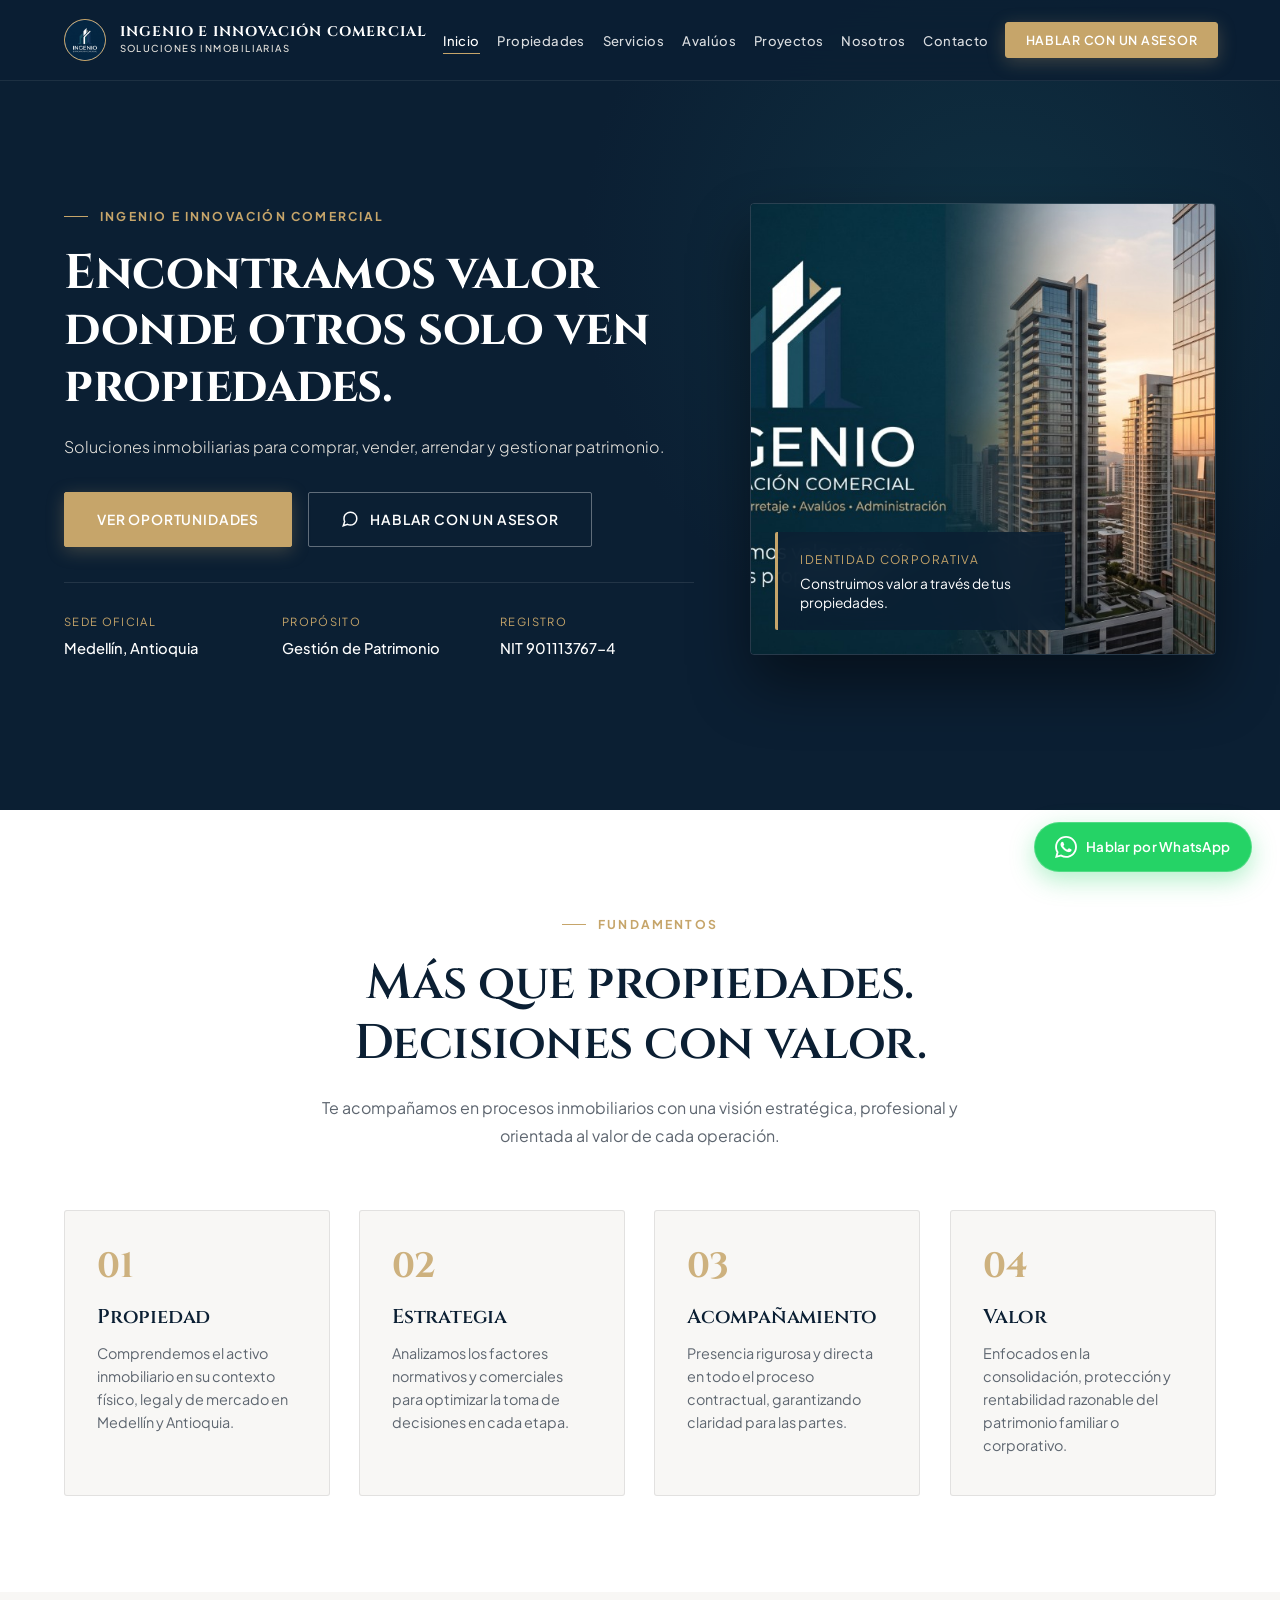
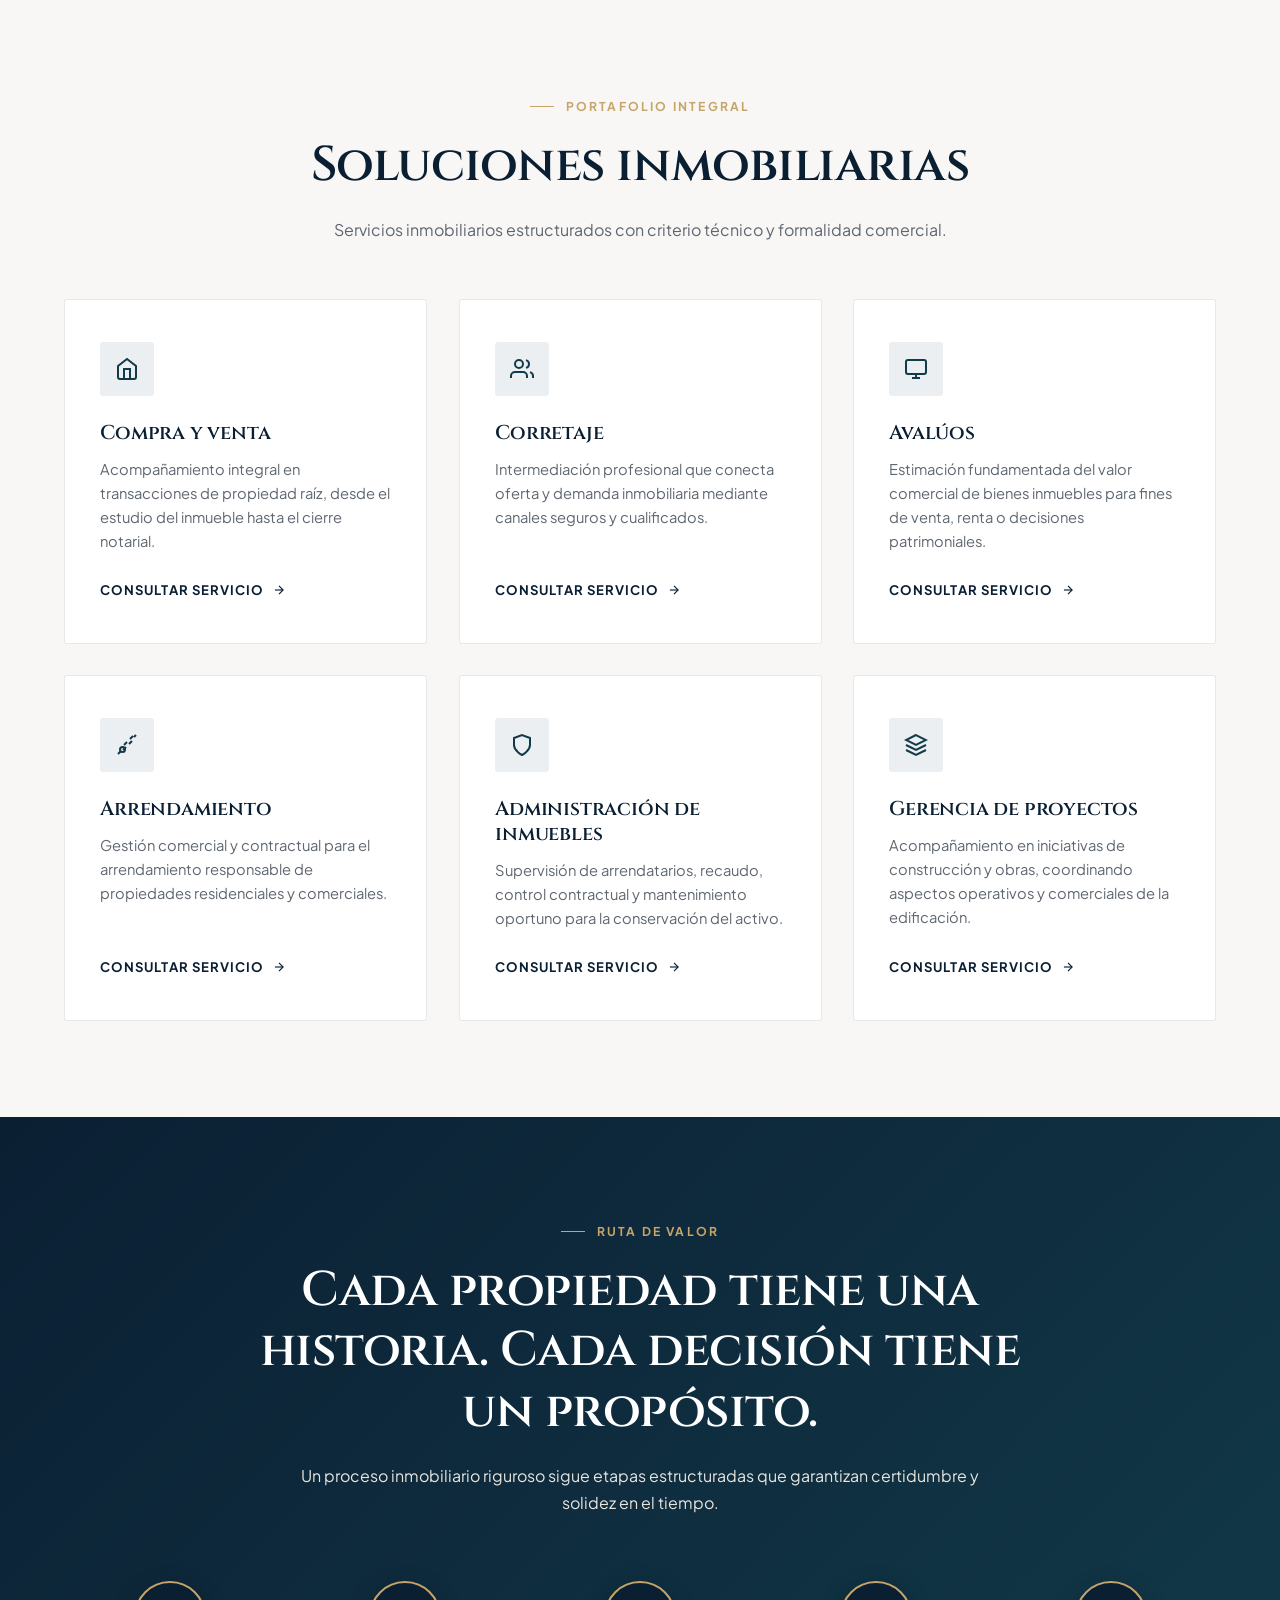
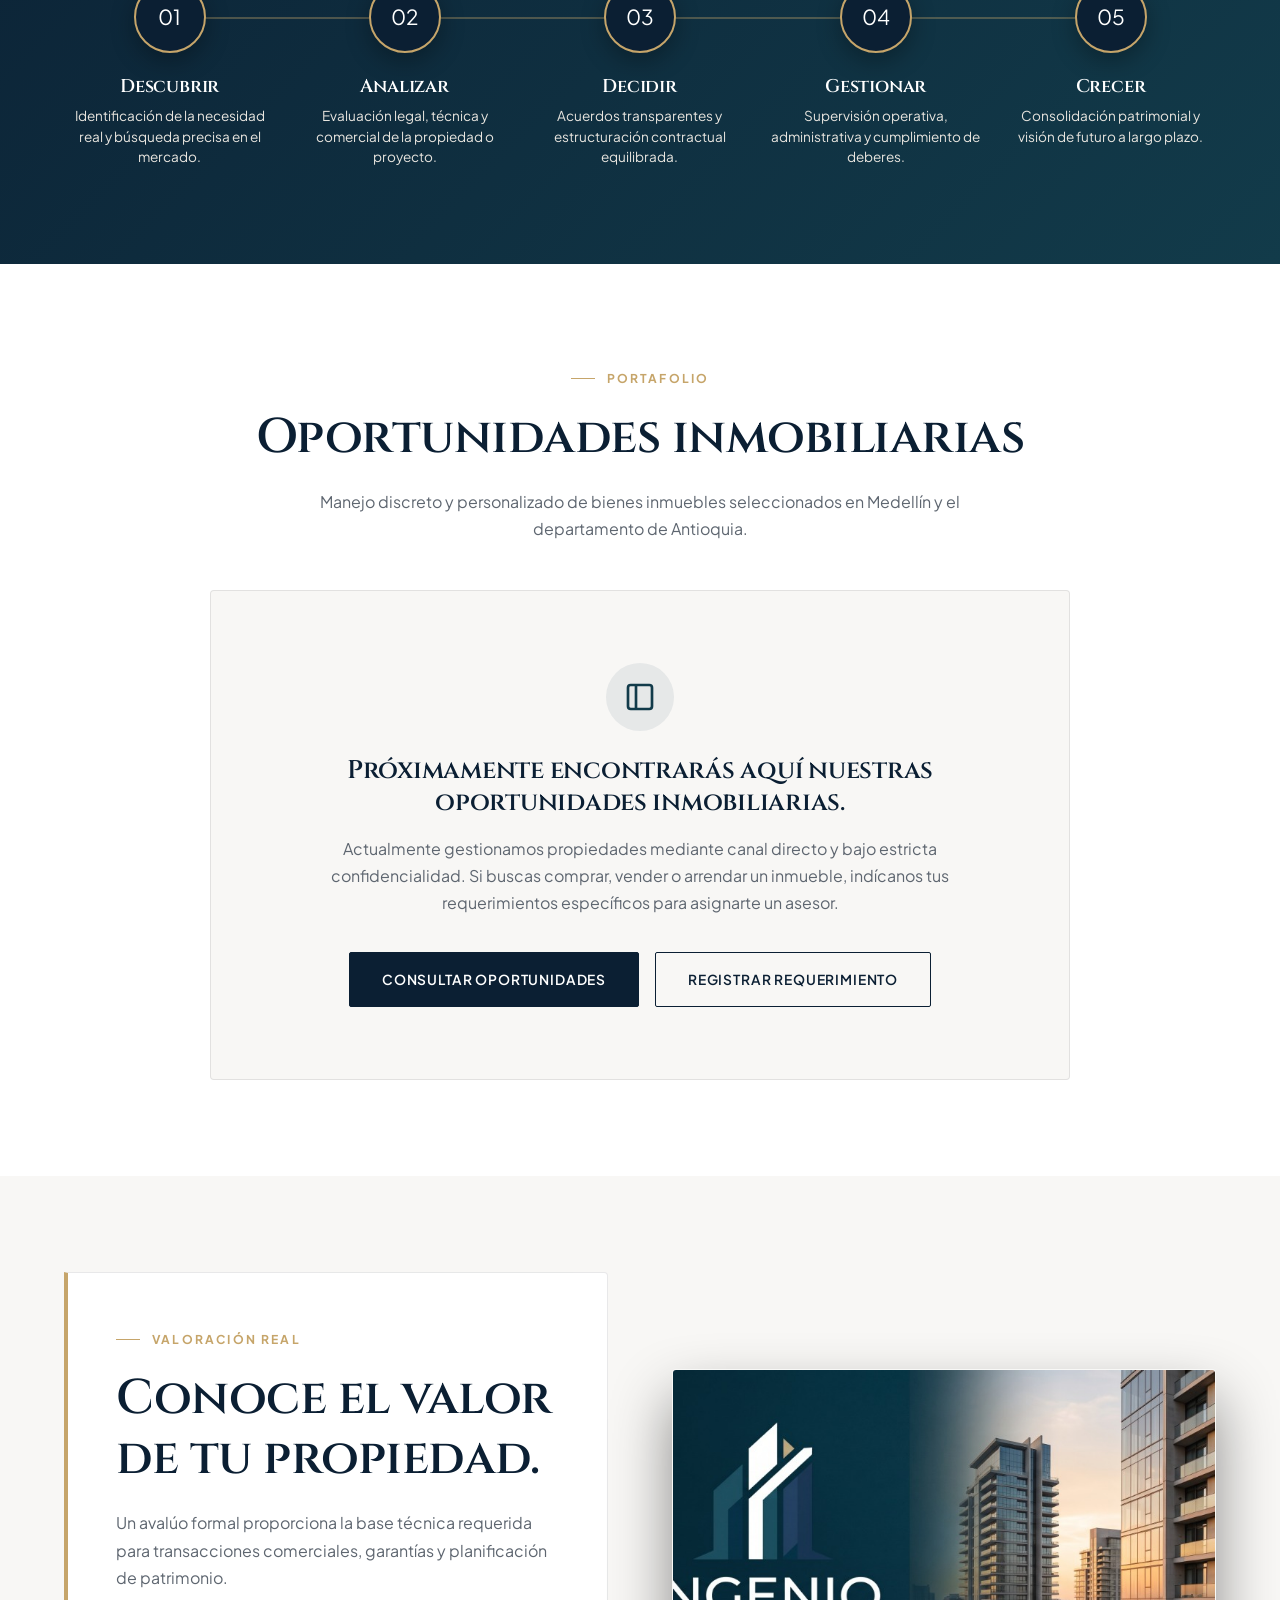
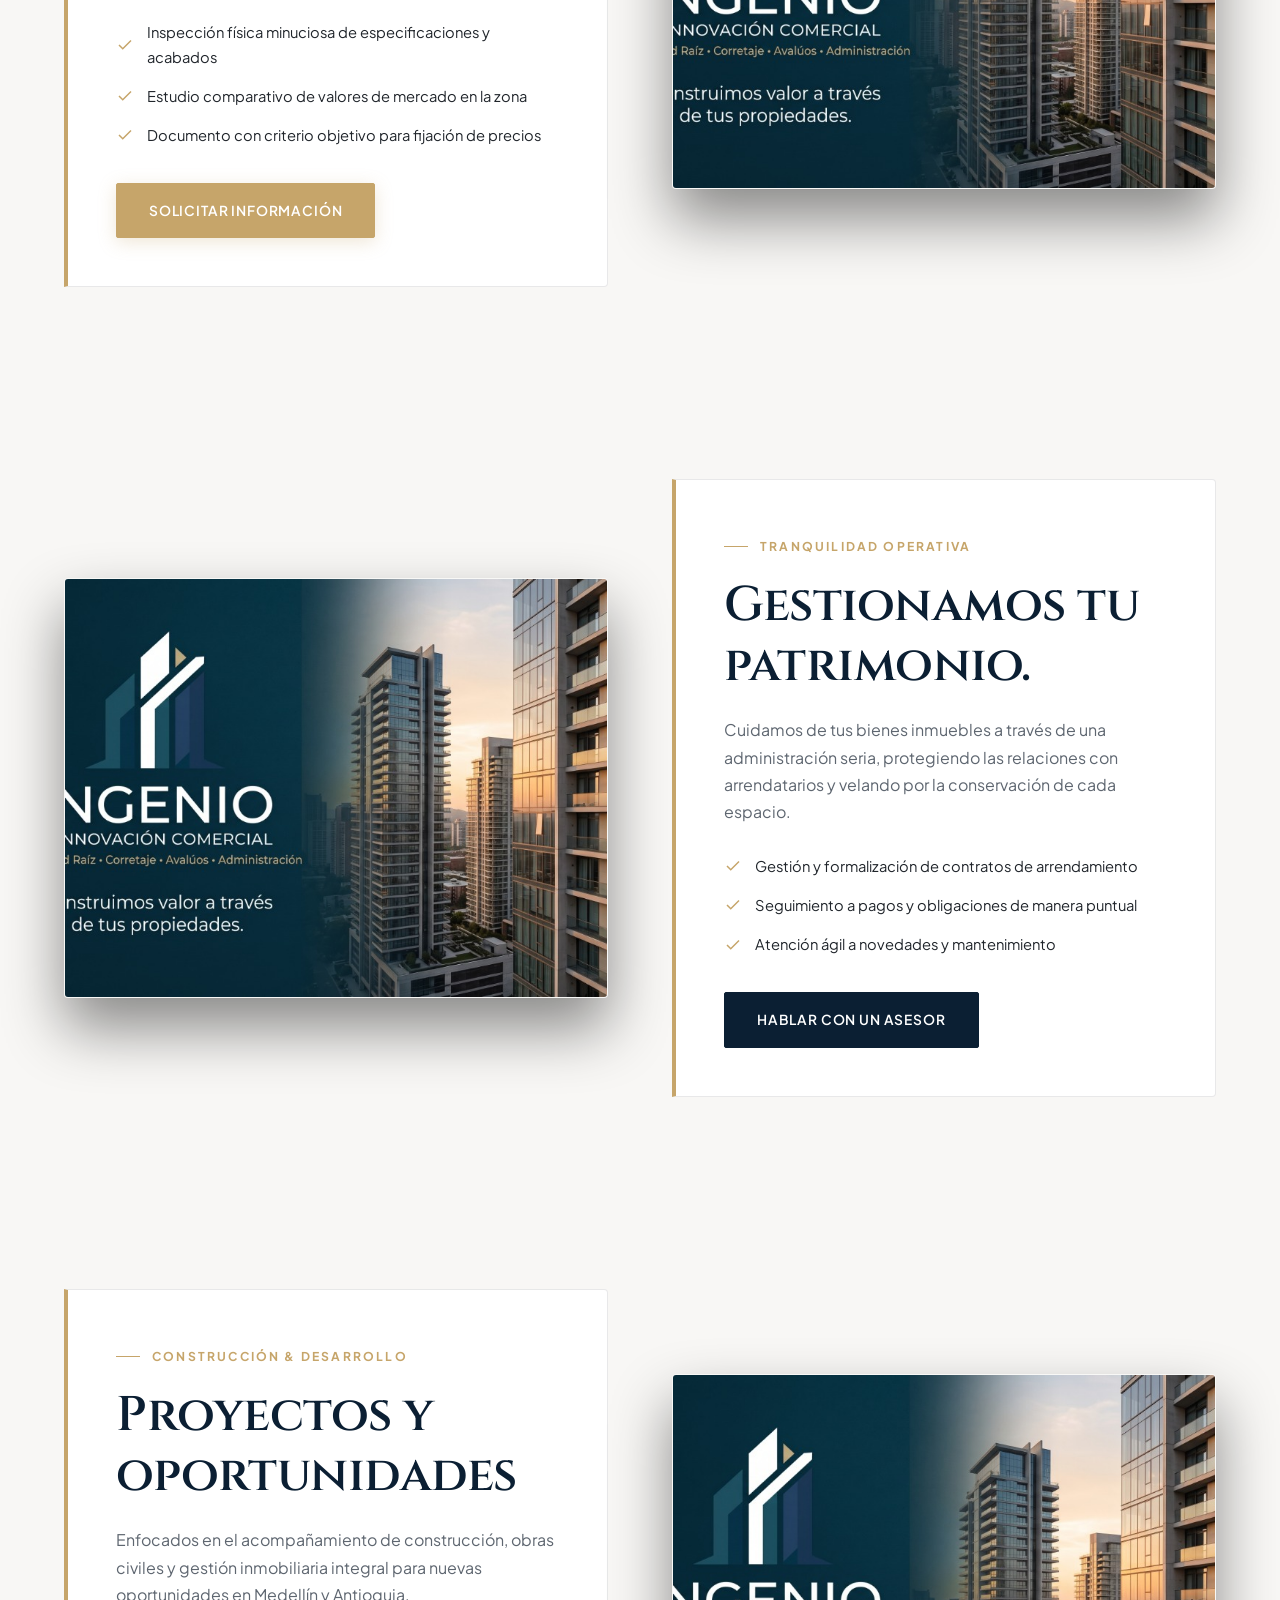
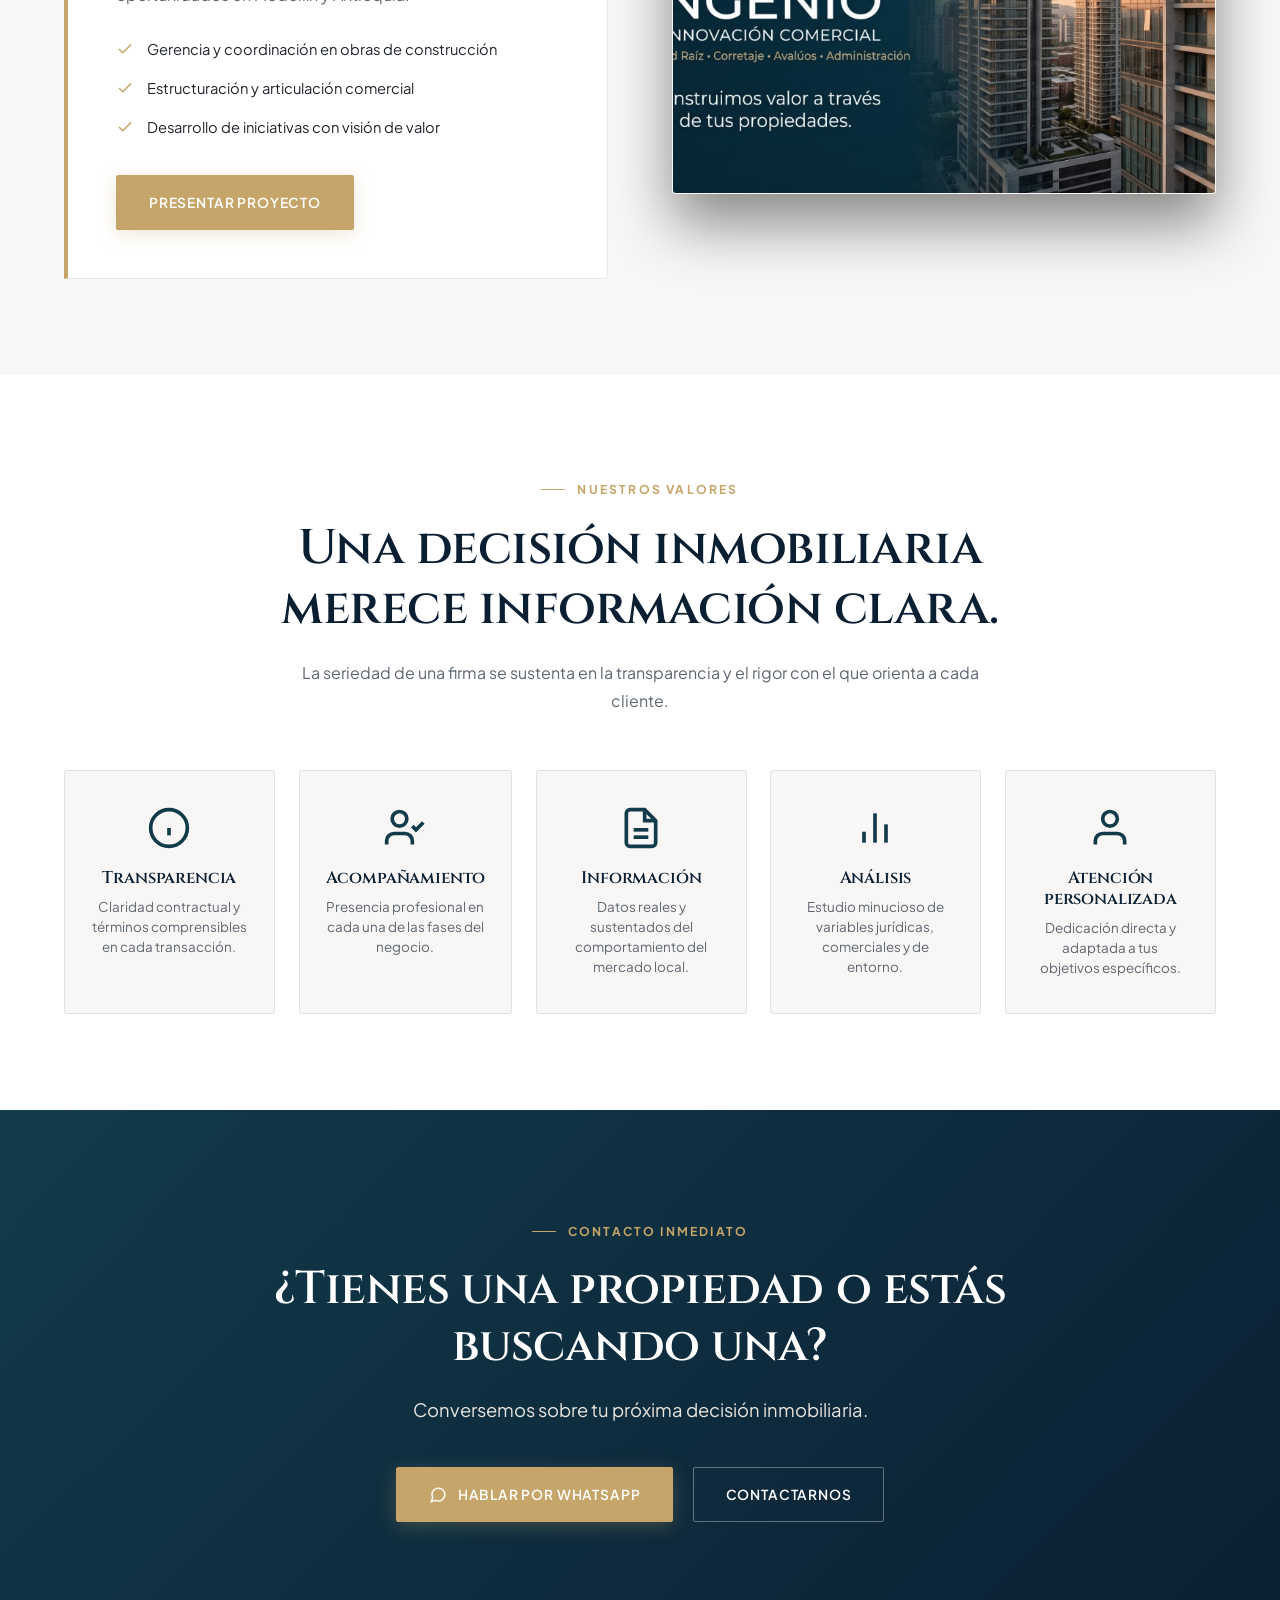
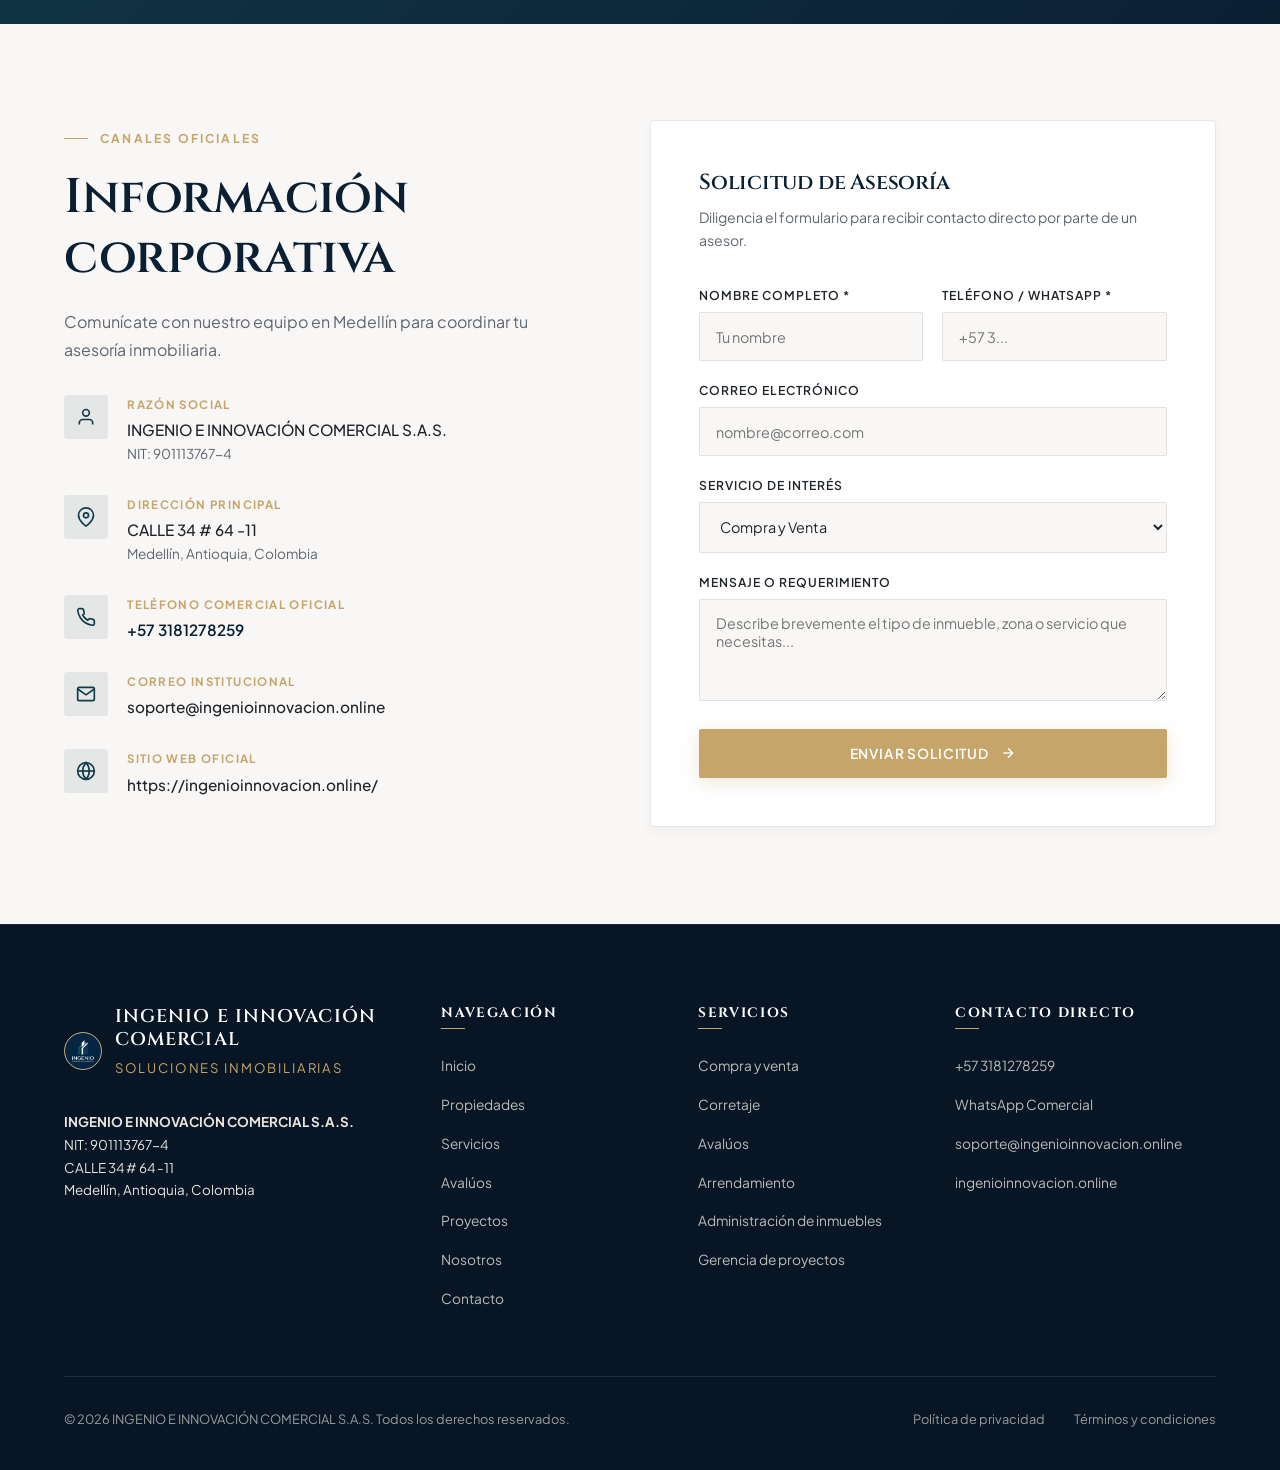
<file: index.html>
<!DOCTYPE html>
<html lang="es">
<head>
  <meta charset="UTF-8">
  <meta name="viewport" content="width=device-width, initial-scale=1.0">
  <title>Ingenio e Innovación Comercial | Soluciones Inmobiliarias</title>
  <meta name="description" content="Firma inmobiliaria en Medellín, Colombia. Soluciones profesionales en propiedad raíz, corretaje, avalúos, administración de inmuebles, arrendamiento y gerencia de proyectos.">
  <meta name="keywords" content="Ingenio e Innovación Comercial, Inmobiliaria Medellín, Propiedad Raíz, Corretaje Inmobiliario, Avalúos Medellín, Administración de Inmuebles, Gerencia de Proyectos">
  <meta name="author" content="INGENIO E INNOVACIÓN COMERCIAL S.A.S.">
  <link rel="canonical" href="https://ingenioinnovacion.online/">

  <!-- Open Graph / Redes Sociales -->
  <meta property="og:type" content="website">
  <meta property="og:title" content="Ingenio e Innovación Comercial | Soluciones Inmobiliarias">
  <meta property="og:description" content="Encontramos valor donde otros solo ven propiedades. Soluciones inmobiliarias para comprar, vender, arrendar y gestionar patrimonio en Medellín.">
  <meta property="og:image" content="assets/images/hero-banner.jpg">
  <meta property="og:url" content="https://ingenioinnovacion.online/">

  <!-- Favicon -->
  <link rel="icon" type="image/jpeg" href="assets/images/logo-ingenio.jpg">

  <!-- Verificación de Dominio Meta / Facebook -->
  <meta name="facebook-domain-verification" content="hrw5oopcd5ko7lc73nskh1eaxkludu" />

  <!-- Hojas de Estilo -->
  <link rel="stylesheet" href="assets/css/styles.css">
  <link rel="stylesheet" href="assets/css/animations.css">
</head>
<body>

  <!-- ==========================================================================
       NAVBAR STICKY ELEGANTE
       ========================================================================== -->
  <header class="site-header">
    <div class="container navbar">
      <a href="#inicio" class="brand-link" aria-label="Inicio - Ingenio e Innovación Comercial">
        <img src="assets/images/logo-ingenio.jpg" alt="Logo Ingenio e Innovación Comercial" class="brand-logo-img">
        <div class="brand-text-wrap">
          <span class="brand-name">INGENIO E INNOVACIÓN COMERCIAL</span>
          <span class="brand-sub">Soluciones Inmobiliarias</span>
        </div>
      </a>

      <nav aria-label="Navegación principal">
        <ul class="nav-menu">
          <li><a href="#inicio" class="nav-link active">Inicio</a></li>
          <li><a href="#propiedades" class="nav-link">Propiedades</a></li>
          <li><a href="#servicios" class="nav-link">Servicios</a></li>
          <li><a href="#avaluos" class="nav-link">Avalúos</a></li>
          <li><a href="#proyectos" class="nav-link">Proyectos</a></li>
          <li><a href="#nosotros" class="nav-link">Nosotros</a></li>
          <li><a href="#contacto" class="nav-link">Contacto</a></li>
        </ul>
      </nav>

      <div class="nav-actions">
        <a href="https://wa.me/573181278259" target="_blank" rel="noopener noreferrer" class="btn btn-gold btn-sm">
          Hablar con un asesor
        </a>
        <button class="nav-toggle" aria-label="Menú de navegación" aria-expanded="false">
          <svg viewBox="0 0 24 24" fill="none" stroke="currentColor" stroke-width="2"><line x1="3" y1="12" x2="21" y2="12"></line><line x1="3" y1="6" x2="21" y2="6"></line><line x1="3" y1="18" x2="21" y2="18"></line></svg>
        </button>
      </div>
    </div>
  </header>

  <main>
    <!-- ==========================================================================
         HERO PRINCIPAL
         ========================================================================== -->
    <section id="inicio" class="hero-section">
      <div class="hero-bg-glow"></div>
      <div class="container hero-grid">
        <!-- Contenido Izquierdo -->
        <div class="hero-content" data-reveal="left">
          <div class="section-tag">INGENIO E INNOVACIÓN COMERCIAL</div>
          <h1 class="hero-title">Encontramos valor donde otros solo ven propiedades.</h1>
          <p class="hero-subtitle">
            Soluciones inmobiliarias para comprar, vender, arrendar y gestionar patrimonio.
          </p>

          <div class="hero-btn-group">
            <a href="#propiedades" class="btn btn-gold">Ver oportunidades</a>
            <a href="https://wa.me/573181278259" target="_blank" rel="noopener noreferrer" class="btn btn-outline-white">
              <svg width="18" height="18" viewBox="0 0 24 24" fill="none" stroke="currentColor" stroke-width="2"><path d="M21 11.5a8.38 8.38 0 0 1-.9 3.8 8.5 8.5 0 0 1-7.6 4.7 8.38 8.38 0 0 1-3.8-.9L3 21l1.9-5.7a8.38 8.38 0 0 1-.9-3.8 8.5 8.5 0 0 1 4.7-7.6 8.38 8.38 0 0 1 3.8-.9h.5a8.48 8.48 0 0 1 8 8v.5z"></path></svg>
              Hablar con un asesor
            </a>
          </div>

          <div class="hero-data-strip">
            <div class="hero-data-item">
              <span class="hero-data-label">Sede Oficial</span>
              <span class="hero-data-val">Medellín, Antioquia</span>
            </div>
            <div class="hero-data-item">
              <span class="hero-data-label">Propósito</span>
              <span class="hero-data-val">Gestión de Patrimonio</span>
            </div>
            <div class="hero-data-item">
              <span class="hero-data-label">Registro</span>
              <span class="hero-data-val">NIT 901113767-4</span>
            </div>
          </div>
        </div>

        <!-- Visual Derecho: Arquitectura contemporánea premium -->
        <div class="hero-media-wrap" data-reveal="right">
          <div class="hero-frame">
            <img src="assets/images/hero-banner.jpg" alt="Arquitectura moderna y edificios contemporáneos en Medellín" class="hero-img">
            <div class="hero-badge-card">
              <div class="hero-badge-tag">Identidad Corporativa</div>
              <div class="hero-badge-desc">Construimos valor a través de tus propiedades.</div>
            </div>
          </div>
        </div>
      </div>
    </section>

    <!-- ==========================================================================
         SECCIÓN 1 — PROPUESTA DE VALOR
         ========================================================================== -->
    <section class="value-section">
      <div class="container">
        <div class="value-header" data-reveal>
          <span class="section-tag">Fundamentos</span>
          <h2 class="section-title">Más que propiedades. Decisiones con valor.</h2>
          <p class="section-subtitle" style="margin: 0 auto;">
            Te acompañamos en procesos inmobiliarios con una visión estratégica, profesional y orientada al valor de cada operación.
          </p>
        </div>

        <div class="pillars-grid">
          <!-- 01 Propiedad -->
          <article class="pillar-card" data-reveal data-delay="100">
            <div class="pillar-num">01</div>
            <h3 class="pillar-title">Propiedad</h3>
            <p class="pillar-desc">
              Comprendemos el activo inmobiliario en su contexto físico, legal y de mercado en Medellín y Antioquia.
            </p>
          </article>

          <!-- 02 Estrategia -->
          <article class="pillar-card" data-reveal data-delay="200">
            <div class="pillar-num">02</div>
            <h3 class="pillar-title">Estrategia</h3>
            <p class="pillar-desc">
              Analizamos los factores normativos y comerciales para optimizar la toma de decisiones en cada etapa.
            </p>
          </article>

          <!-- 03 Acompañamiento -->
          <article class="pillar-card" data-reveal data-delay="300">
            <div class="pillar-num">03</div>
            <h3 class="pillar-title">Acompañamiento</h3>
            <p class="pillar-desc">
              Presencia rigurosa y directa en todo el proceso contractual, garantizando claridad para las partes.
            </p>
          </article>

          <!-- 04 Valor -->
          <article class="pillar-card" data-reveal data-delay="400">
            <div class="pillar-num">04</div>
            <h3 class="pillar-title">Valor</h3>
            <p class="pillar-desc">
              Enfocados en la consolidación, protección y rentabilidad razonable del patrimonio familiar o corporativo.
            </p>
          </article>
        </div>
      </div>
    </section>

    <!-- ==========================================================================
         SECCIÓN 2 — QUÉ HACEMOS (Soluciones Inmobiliarias)
         ========================================================================== -->
    <section id="servicios" class="services-section">
      <div class="container">
        <div class="services-header" data-reveal>
          <span class="section-tag">Portafolio Integral</span>
          <h2 class="section-title">Soluciones inmobiliarias</h2>
          <p class="section-subtitle" style="margin: 0 auto;">
            Servicios inmobiliarios estructurados con criterio técnico y formalidad comercial.
          </p>
        </div>

        <div class="services-grid">
          <!-- Compra y venta -->
          <div class="service-card" data-reveal data-delay="100">
            <div class="service-icon-box">
              <svg width="24" height="24" viewBox="0 0 24 24" fill="none" stroke="currentColor" stroke-width="2"><path d="M3 9l9-7 9 7v11a2 2 0 0 1-2 2H5a2 2 0 0 1-2-2z"></path><polyline points="9 22 9 12 15 12 15 22"></polyline></svg>
            </div>
            <h3 class="service-title">Compra y venta</h3>
            <p class="service-desc">
              Acompañamiento integral en transacciones de propiedad raíz, desde el estudio del inmueble hasta el cierre notarial.
            </p>
            <a href="https://wa.me/573181278259?text=Hola,%20solicito%20asesoría%20para%20COMPRA%20Y%20VENTA" target="_blank" rel="noopener noreferrer" class="service-cta">
              Consultar servicio
              <svg width="14" height="14" viewBox="0 0 24 24" fill="none" stroke="currentColor" stroke-width="2"><line x1="5" y1="12" x2="19" y2="12"></line><polyline points="12 5 19 12 12 19"></polyline></svg>
            </a>
          </div>

          <!-- Corretaje -->
          <div class="service-card" data-reveal data-delay="200">
            <div class="service-icon-box">
              <svg width="24" height="24" viewBox="0 0 24 24" fill="none" stroke="currentColor" stroke-width="2"><path d="M17 21v-2a4 4 0 0 0-4-4H5a4 4 0 0 0-4 4v2"></path><circle cx="9" cy="7" r="4"></circle><path d="M23 21v-2a4 4 0 0 0-3-3.87"></path><path d="M16 3.13a4 4 0 0 1 0 7.75"></path></svg>
            </div>
            <h3 class="service-title">Corretaje</h3>
            <p class="service-desc">
              Intermediación profesional que conecta oferta y demanda inmobiliaria mediante canales seguros y cualificados.
            </p>
            <a href="https://wa.me/573181278259?text=Hola,%20solicito%20información%20sobre%20CORRETAJE%20inmobiliario" target="_blank" rel="noopener noreferrer" class="service-cta">
              Consultar servicio
              <svg width="14" height="14" viewBox="0 0 24 24" fill="none" stroke="currentColor" stroke-width="2"><line x1="5" y1="12" x2="19" y2="12"></line><polyline points="12 5 19 12 12 19"></polyline></svg>
            </a>
          </div>

          <!-- Avalúos -->
          <div class="service-card" data-reveal data-delay="300">
            <div class="service-icon-box">
              <svg width="24" height="24" viewBox="0 0 24 24" fill="none" stroke="currentColor" stroke-width="2"><rect x="2" y="3" width="20" height="14" rx="2" ry="2"></rect><line x1="8" y1="21" x2="16" y2="21"></line><line x1="12" y1="17" x2="12" y2="21"></line></svg>
            </div>
            <h3 class="service-title">Avalúos</h3>
            <p class="service-desc">
              Estimación fundamentada del valor comercial de bienes inmuebles para fines de venta, renta o decisiones patrimoniales.
            </p>
            <a href="https://wa.me/573181278259?text=Hola,%20requiero%20apoyo%20con%20un%20AVALÚO%20inmobiliario" target="_blank" rel="noopener noreferrer" class="service-cta">
              Consultar servicio
              <svg width="14" height="14" viewBox="0 0 24 24" fill="none" stroke="currentColor" stroke-width="2"><line x1="5" y1="12" x2="19" y2="12"></line><polyline points="12 5 19 12 12 19"></polyline></svg>
            </a>
          </div>

          <!-- Arrendamiento -->
          <div class="service-card" data-reveal data-delay="100">
            <div class="service-icon-box">
              <svg width="24" height="24" viewBox="0 0 24 24" fill="none" stroke="currentColor" stroke-width="2"><path d="M21 2l-2 2m-1-1l-3 3m2 2l-3 3m-2-2l-3 3m2 2l-3 3M3 21l3-3"></path><circle cx="7.5" cy="16.5" r="2.5"></circle></svg>
            </div>
            <h3 class="service-title">Arrendamiento</h3>
            <p class="service-desc">
              Gestión comercial y contractual para el arrendamiento responsable de propiedades residenciales y comerciales.
            </p>
            <a href="https://wa.me/573181278259?text=Hola,%20deseo%20asesoría%20en%20ARRENDAMIENTO" target="_blank" rel="noopener noreferrer" class="service-cta">
              Consultar servicio
              <svg width="14" height="14" viewBox="0 0 24 24" fill="none" stroke="currentColor" stroke-width="2"><line x1="5" y1="12" x2="19" y2="12"></line><polyline points="12 5 19 12 12 19"></polyline></svg>
            </a>
          </div>

          <!-- Administración de inmuebles -->
          <div class="service-card" data-reveal data-delay="200">
            <div class="service-icon-box">
              <svg width="24" height="24" viewBox="0 0 24 24" fill="none" stroke="currentColor" stroke-width="2"><path d="M12 22s8-4 8-10V5l-8-3-8 3v7c0 6 8 10 8 10z"></path></svg>
            </div>
            <h3 class="service-title">Administración de inmuebles</h3>
            <p class="service-desc">
              Supervisión de arrendatarios, recaudo, control contractual y mantenimiento oportuno para la conservación del activo.
            </p>
            <a href="https://wa.me/573181278259?text=Hola,%20deseo%20información%20sobre%20ADMINISTRACIÓN%20DE%20INMUEBLES" target="_blank" rel="noopener noreferrer" class="service-cta">
              Consultar servicio
              <svg width="14" height="14" viewBox="0 0 24 24" fill="none" stroke="currentColor" stroke-width="2"><line x1="5" y1="12" x2="19" y2="12"></line><polyline points="12 5 19 12 12 19"></polyline></svg>
            </a>
          </div>

          <!-- Gerencia de proyectos -->
          <div class="service-card" data-reveal data-delay="300">
            <div class="service-icon-box">
              <svg width="24" height="24" viewBox="0 0 24 24" fill="none" stroke="currentColor" stroke-width="2"><polygon points="12 2 2 7 12 12 22 7 12 2"></polygon><polyline points="2 17 12 22 22 17"></polyline><polyline points="2 12 12 17 22 12"></polyline></svg>
            </div>
            <h3 class="service-title">Gerencia de proyectos</h3>
            <p class="service-desc">
              Acompañamiento en iniciativas de construcción y obras, coordinando aspectos operativos y comerciales de la edificación.
            </p>
            <a href="https://wa.me/573181278259?text=Hola,%20solicito%20asesoría%20en%20GERENCIA%20DE%20PROYECTOS" target="_blank" rel="noopener noreferrer" class="service-cta">
              Consultar servicio
              <svg width="14" height="14" viewBox="0 0 24 24" fill="none" stroke="currentColor" stroke-width="2"><line x1="5" y1="12" x2="19" y2="12"></line><polyline points="12 5 19 12 12 19"></polyline></svg>
            </a>
          </div>
        </div>
      </div>
    </section>

    <!-- ==========================================================================
         SECCIÓN 3 — EXPERIENCIA INMOBILIARIA (Narrativa)
         ========================================================================== -->
    <section class="experience-section">
      <div class="container">
        <div class="experience-header" data-reveal>
          <span class="section-tag section-tag-light">Ruta de Valor</span>
          <h2 class="section-title" style="color: var(--color-white);">Cada propiedad tiene una historia. Cada decisión tiene un propósito.</h2>
          <p class="section-subtitle" style="color: var(--color-stone); margin: 0 auto;">
            Un proceso inmobiliario riguroso sigue etapas estructuradas que garantizan certidumbre y solidez en el tiempo.
          </p>
        </div>

        <div class="narrative-pipeline">
          <!-- Descubrir -->
          <div class="narrative-step" data-reveal data-delay="100">
            <div class="step-node">01</div>
            <h3 class="step-title">Descubrir</h3>
            <p class="step-desc">Identificación de la necesidad real y búsqueda precisa en el mercado.</p>
          </div>

          <!-- Analizar -->
          <div class="narrative-step" data-reveal data-delay="200">
            <div class="step-node">02</div>
            <h3 class="step-title">Analizar</h3>
            <p class="step-desc">Evaluación legal, técnica y comercial de la propiedad o proyecto.</p>
          </div>

          <!-- Decidir -->
          <div class="narrative-step" data-reveal data-delay="300">
            <div class="step-node">03</div>
            <h3 class="step-title">Decidir</h3>
            <p class="step-desc">Acuerdos transparentes y estructuración contractual equilibrada.</p>
          </div>

          <!-- Gestionar -->
          <div class="narrative-step" data-reveal data-delay="400">
            <div class="step-node">04</div>
            <h3 class="step-title">Gestionar</h3>
            <p class="step-desc">Supervisión operativa, administrativa y cumplimiento de deberes.</p>
          </div>

          <!-- Crecer -->
          <div class="narrative-step" data-reveal data-delay="500">
            <div class="step-node">05</div>
            <h3 class="step-title">Crecer</h3>
            <p class="step-desc">Consolidación patrimonial y visión de futuro a largo plazo.</p>
          </div>
        </div>
      </div>
    </section>

    <!-- ==========================================================================
         SECCIÓN 4 — PROPIEDADES (Oportunidades Inmobiliarias)
         ========================================================================== -->
    <section id="propiedades" class="properties-section">
      <div class="container">
        <div style="text-align: center;" data-reveal>
          <span class="section-tag">Portafolio</span>
          <h2 class="section-title">Oportunidades inmobiliarias</h2>
          <p class="section-subtitle" style="margin: 0 auto;">
            Manejo discreto y personalizado de bienes inmuebles seleccionados en Medellín y el departamento de Antioquia.
          </p>
        </div>

        <div class="catalog-placeholder-box" data-reveal="zoom">
          <div class="catalog-icon-circle">
            <svg width="32" height="32" viewBox="0 0 24 24" fill="none" stroke="currentColor" stroke-width="2"><rect x="3" y="3" width="18" height="18" rx="2" ry="2"></rect><line x1="9" y1="3" x2="9" y2="21"></line></svg>
          </div>
          <h3 class="catalog-placeholder-title">Próximamente encontrarás aquí nuestras oportunidades inmobiliarias.</h3>
          <p class="catalog-placeholder-text">
            Actualmente gestionamos propiedades mediante canal directo y bajo estricta confidencialidad. Si buscas comprar, vender o arrendar un inmueble, indícanos tus requerimientos específicos para asignarte un asesor.
          </p>
          <div style="display: flex; justify-content: center; gap: 1rem; flex-wrap: wrap;">
            <a href="https://wa.me/573181278259?text=Hola,%20deseo%20consultar%20oportunidades%20inmobiliarias%20disponibles" target="_blank" rel="noopener noreferrer" class="btn btn-primary">
              Consultar oportunidades
            </a>
            <a href="#contacto" class="btn btn-secondary">
              Registrar requerimiento
            </a>
          </div>
        </div>
      </div>
    </section>

    <!-- ==========================================================================
         SECCIÓN 5 — AVALÚOS ("Conoce el valor de tu propiedad")
         ========================================================================== -->
    <section id="avaluos" class="split-section split-section-alt">
      <div class="container split-grid">
        <div class="feature-box" data-reveal="left">
          <span class="section-tag">Valoración Real</span>
          <h2 class="section-title">Conoce el valor de tu propiedad.</h2>
          <p class="section-subtitle">
            Un avalúo formal proporciona la base técnica requerida para transacciones comerciales, garantías y planificación de patrimonio.
          </p>
          <ul class="feature-list">
            <li>
              <svg viewBox="0 0 24 24" fill="none" stroke="currentColor" stroke-width="2"><polyline points="20 6 9 17 4 12"></polyline></svg>
              Inspección física minuciosa de especificaciones y acabados
            </li>
            <li>
              <svg viewBox="0 0 24 24" fill="none" stroke="currentColor" stroke-width="2"><polyline points="20 6 9 17 4 12"></polyline></svg>
              Estudio comparativo de valores de mercado en la zona
            </li>
            <li>
              <svg viewBox="0 0 24 24" fill="none" stroke="currentColor" stroke-width="2"><polyline points="20 6 9 17 4 12"></polyline></svg>
              Documento con criterio objetivo para fijación de precios
            </li>
          </ul>
          <a href="https://wa.me/573181278259?text=Hola,%20deseo%20solicitar%20información%20para%20un%20AVALÚO" target="_blank" rel="noopener noreferrer" class="btn btn-gold">
            Solicitar información
          </a>
        </div>

        <div class="hero-frame" data-reveal="right" style="height: 420px;">
          <img src="assets/images/hero-banner.jpg" alt="Valoración de propiedades e inmuebles comerciales" style="width: 100%; height: 100%; object-fit: cover;">
        </div>
      </div>
    </section>

    <!-- ==========================================================================
         SECCIÓN 6 — ADMINISTRACIÓN ("Gestionamos tu patrimonio")
         ========================================================================== -->
    <section class="split-section">
      <div class="container split-grid">
        <div class="hero-frame" data-reveal="left" style="height: 420px;">
          <img src="assets/images/hero-banner.jpg" alt="Gestión y administración de patrimonio inmobiliario" style="width: 100%; height: 100%; object-fit: cover;">
        </div>

        <div class="feature-box" data-reveal="right">
          <span class="section-tag">Tranquilidad Operativa</span>
          <h2 class="section-title">Gestionamos tu patrimonio.</h2>
          <p class="section-subtitle">
            Cuidamos de tus bienes inmuebles a través de una administración seria, protegiendo las relaciones con arrendatarios y velando por la conservación de cada espacio.
          </p>
          <ul class="feature-list">
            <li>
              <svg viewBox="0 0 24 24" fill="none" stroke="currentColor" stroke-width="2"><polyline points="20 6 9 17 4 12"></polyline></svg>
              Gestión y formalización de contratos de arrendamiento
            </li>
            <li>
              <svg viewBox="0 0 24 24" fill="none" stroke="currentColor" stroke-width="2"><polyline points="20 6 9 17 4 12"></polyline></svg>
              Seguimiento a pagos y obligaciones de manera puntual
            </li>
            <li>
              <svg viewBox="0 0 24 24" fill="none" stroke="currentColor" stroke-width="2"><polyline points="20 6 9 17 4 12"></polyline></svg>
              Atención ágil a novedades y mantenimiento
            </li>
          </ul>
          <a href="https://wa.me/573181278259?text=Hola,%20deseo%20información%20sobre%20ADMINISTRACIÓN%20de%20inmuebles" target="_blank" rel="noopener noreferrer" class="btn btn-primary">
            Hablar con un asesor
          </a>
        </div>
      </div>
    </section>

    <!-- ==========================================================================
         SECCIÓN 7 — PROYECTOS ("Proyectos y oportunidades")
         ========================================================================== -->
    <section id="proyectos" class="split-section split-section-alt">
      <div class="container split-grid">
        <div class="feature-box" data-reveal="left">
          <span class="section-tag">Construcción & Desarrollo</span>
          <h2 class="section-title">Proyectos y oportunidades</h2>
          <p class="section-subtitle">
            Enfocados en el acompañamiento de construcción, obras civiles y gestión inmobiliaria integral para nuevas oportunidades en Medellín y Antioquia.
          </p>
          <ul class="feature-list">
            <li>
              <svg viewBox="0 0 24 24" fill="none" stroke="currentColor" stroke-width="2"><polyline points="20 6 9 17 4 12"></polyline></svg>
              Gerencia y coordinación en obras de construcción
            </li>
            <li>
              <svg viewBox="0 0 24 24" fill="none" stroke="currentColor" stroke-width="2"><polyline points="20 6 9 17 4 12"></polyline></svg>
              Estructuración y articulación comercial
            </li>
            <li>
              <svg viewBox="0 0 24 24" fill="none" stroke="currentColor" stroke-width="2"><polyline points="20 6 9 17 4 12"></polyline></svg>
              Desarrollo de iniciativas con visión de valor
            </li>
          </ul>
          <a href="https://wa.me/573181278259?text=Hola,%20deseo%20consultar%20sobre%20GERENCIA%20DE%20PROYECTOS%20u%20obras" target="_blank" rel="noopener noreferrer" class="btn btn-gold">
            Presentar proyecto
          </a>
        </div>

        <div class="hero-frame" data-reveal="right" style="height: 420px;">
          <img src="assets/images/hero-banner.jpg" alt="Proyectos y obras de construcción en desarrollo" style="width: 100%; height: 100%; object-fit: cover;">
        </div>
      </div>
    </section>

    <!-- ==========================================================================
         SECCIÓN 8 — CONFIANZA ("Una decisión inmobiliaria merece información clara")
         ========================================================================== -->
    <section id="nosotros" class="trust-section">
      <div class="container">
        <div class="trust-header" data-reveal>
          <span class="section-tag">Nuestros Valores</span>
          <h2 class="section-title">Una decisión inmobiliaria merece información clara.</h2>
          <p class="section-subtitle" style="margin: 0 auto;">
            La seriedad de una firma se sustenta en la transparencia y el rigor con el que orienta a cada cliente.
          </p>
        </div>

        <div class="trust-grid">
          <!-- Transparencia -->
          <div class="trust-card" data-reveal data-delay="100">
            <div class="trust-icon">
              <svg viewBox="0 0 24 24" fill="none" stroke="currentColor" stroke-width="2"><circle cx="12" cy="12" r="10"></circle><line x1="12" y1="16" x2="12" y2="12"></line><line x1="12" y1="8" x2="12.01" y2="8"></line></svg>
            </div>
            <h3 class="trust-title">Transparencia</h3>
            <p class="trust-desc">Claridad contractual y términos comprensibles en cada transacción.</p>
          </div>

          <!-- Acompañamiento -->
          <div class="trust-card" data-reveal data-delay="200">
            <div class="trust-icon">
              <svg viewBox="0 0 24 24" fill="none" stroke="currentColor" stroke-width="2"><path d="M16 21v-2a4 4 0 0 0-4-4H6a4 4 0 0 0-4 4v2"></path><circle cx="9" cy="7" r="4"></circle><polyline points="16 11 18 13 22 9"></polyline></svg>
            </div>
            <h3 class="trust-title">Acompañamiento</h3>
            <p class="trust-desc">Presencia profesional en cada una de las fases del negocio.</p>
          </div>

          <!-- Información -->
          <div class="trust-card" data-reveal data-delay="300">
            <div class="trust-icon">
              <svg viewBox="0 0 24 24" fill="none" stroke="currentColor" stroke-width="2"><path d="M14 2H6a2 2 0 0 0-2 2v16a2 2 0 0 0 2 2h12a2 2 0 0 0 2-2V8z"></path><polyline points="14 2 14 8 20 8"></polyline><line x1="16" y1="13" x2="8" y2="13"></line><line x1="16" y1="17" x2="8" y2="17"></line></svg>
            </div>
            <h3 class="trust-title">Información</h3>
            <p class="trust-desc">Datos reales y sustentados del comportamiento del mercado local.</p>
          </div>

          <!-- Análisis -->
          <div class="trust-card" data-reveal data-delay="400">
            <div class="trust-icon">
              <svg viewBox="0 0 24 24" fill="none" stroke="currentColor" stroke-width="2"><line x1="18" y1="20" x2="18" y2="10"></line><line x1="12" y1="20" x2="12" y2="4"></line><line x1="6" y1="20" x2="6" y2="14"></line></svg>
            </div>
            <h3 class="trust-title">Análisis</h3>
            <p class="trust-desc">Estudio minucioso de variables jurídicas, comerciales y de entorno.</p>
          </div>

          <!-- Atención personalizada -->
          <div class="trust-card" data-reveal data-delay="500">
            <div class="trust-icon">
              <svg viewBox="0 0 24 24" fill="none" stroke="currentColor" stroke-width="2"><path d="M20 21v-2a4 4 0 0 0-4-4H8a4 4 0 0 0-4 4v2"></path><circle cx="12" cy="7" r="4"></circle></svg>
            </div>
            <h3 class="trust-title">Atención personalizada</h3>
            <p class="trust-desc">Dedicación directa y adaptada a tus objetivos específicos.</p>
          </div>
        </div>
      </div>
    </section>

    <!-- ==========================================================================
         SECCIÓN 9 — CTA PRINCIPAL
         ========================================================================== -->
    <section class="cta-banner-section">
      <div class="container cta-banner-content" data-reveal="zoom">
        <span class="section-tag section-tag-light">Contacto Inmediato</span>
        <h2 class="cta-banner-title">¿Tienes una propiedad o estás buscando una?</h2>
        <p class="cta-banner-subtitle">
          Conversemos sobre tu próxima decisión inmobiliaria.
        </p>
        <div class="cta-banner-btns">
          <a href="https://wa.me/573181278259" target="_blank" rel="noopener noreferrer" class="btn btn-gold">
            <svg width="18" height="18" viewBox="0 0 24 24" fill="none" stroke="currentColor" stroke-width="2"><path d="M21 11.5a8.38 8.38 0 0 1-.9 3.8 8.5 8.5 0 0 1-7.6 4.7 8.38 8.38 0 0 1-3.8-.9L3 21l1.9-5.7a8.38 8.38 0 0 1-.9-3.8 8.5 8.5 0 0 1 4.7-7.6 8.38 8.38 0 0 1 3.8-.9h.5a8.48 8.48 0 0 1 8 8v.5z"></path></svg>
            Hablar por WhatsApp
          </a>
          <a href="#contacto" class="btn btn-outline-white">
            Contactarnos
          </a>
        </div>
      </div>
    </section>

    <!-- ==========================================================================
         CONTACTO
         ========================================================================== -->
    <section id="contacto" class="contact-section">
      <div class="container contact-grid">
        <div data-reveal="left">
          <span class="section-tag">Canales Oficiales</span>
          <h2 class="section-title">Información corporativa</h2>
          <p class="section-subtitle">
            Comunícate con nuestro equipo en Medellín para coordinar tu asesoría inmobiliaria.
          </p>

          <div class="contact-info-list">
            <div class="contact-info-item">
              <div class="contact-info-icon">
                <svg width="20" height="20" viewBox="0 0 24 24" fill="none" stroke="currentColor" stroke-width="2"><path d="M20 21v-2a4 4 0 0 0-4-4H8a4 4 0 0 0-4 4v2"></path><circle cx="12" cy="7" r="4"></circle></svg>
              </div>
              <div>
                <div class="contact-info-label">Razón Social</div>
                <div class="contact-info-val">INGENIO E INNOVACIÓN COMERCIAL S.A.S.</div>
                <div style="font-size: 0.85rem; color: var(--color-graphite-muted);">NIT: 901113767-4</div>
              </div>
            </div>

            <div class="contact-info-item">
              <div class="contact-info-icon">
                <svg width="20" height="20" viewBox="0 0 24 24" fill="none" stroke="currentColor" stroke-width="2"><path d="M21 10c0 7-9 13-9 13s-9-6-9-13a9 9 0 0 1 18 0z"></path><circle cx="12" cy="10" r="3"></circle></svg>
              </div>
              <div>
                <div class="contact-info-label">Dirección Principal</div>
                <div class="contact-info-val">CALLE 34 # 64 -11</div>
                <div style="font-size: 0.85rem; color: var(--color-graphite-muted);">Medellín, Antioquia, Colombia</div>
              </div>
            </div>

            <div class="contact-info-item">
              <div class="contact-info-icon">
                <svg width="20" height="20" viewBox="0 0 24 24" fill="none" stroke="currentColor" stroke-width="2"><path d="M22 16.92v3a2 2 0 0 1-2.18 2 19.79 19.79 0 0 1-8.63-3.07 19.5 19.5 0 0 1-6-6 19.79 19.79 0 0 1-3.07-8.67A2 2 0 0 1 4.11 2h3a2 2 0 0 1 2 1.72 12.84 12.84 0 0 0 .7 2.81 2 2 0 0 1-.45 2.11L8.09 9.91a16 16 0 0 0 6 6l1.27-1.27a2 2 0 0 1 2.11-.45 12.84 12.84 0 0 0 2.81.7A2 2 0 0 1 22 16.92z"></path></svg>
              </div>
              <div>
                <div class="contact-info-label">Teléfono Comercial Oficial</div>
                <div class="contact-info-val">
                  <a href="tel:+573181278259" style="font-weight: 600; color: var(--color-primary);">+57 3181278259</a>
                </div>
              </div>
            </div>

            <div class="contact-info-item">
              <div class="contact-info-icon">
                <svg width="20" height="20" viewBox="0 0 24 24" fill="none" stroke="currentColor" stroke-width="2"><path d="M4 4h16c1.1 0 2 .9 2 2v12c0 1.1-.9 2-2 2H4c-1.1 0-2-.9-2-2V6c0-1.1.9-2 2-2z"></path><polyline points="22,6 12,13 2,6"></polyline></svg>
              </div>
              <div>
                <div class="contact-info-label">Correo Institucional</div>
                <div class="contact-info-val">
                  <a href="mailto:soporte@ingenioinnovacion.online">soporte@ingenioinnovacion.online</a>
                </div>
              </div>
            </div>

            <div class="contact-info-item">
              <div class="contact-info-icon">
                <svg width="20" height="20" viewBox="0 0 24 24" fill="none" stroke="currentColor" stroke-width="2"><circle cx="12" cy="12" r="10"></circle><line x1="2" y1="12" x2="22" y2="12"></line><path d="M12 2a15.3 15.3 0 0 1 4 10 15.3 15.3 0 0 1-4 10 15.3 15.3 0 0 1-4-10 15.3 15.3 0 0 1 4-10z"></path></svg>
              </div>
              <div>
                <div class="contact-info-label">Sitio Web Oficial</div>
                <div class="contact-info-val">
                  <a href="https://ingenioinnovacion.online/" target="_blank" rel="noopener noreferrer">https://ingenioinnovacion.online/</a>
                </div>
              </div>
            </div>
          </div>
        </div>

        <div class="contact-form-container" data-reveal="right">
          <h3 style="font-size: 1.35rem; margin-bottom: 0.6rem; color: var(--color-primary);">Solicitud de Asesoría</h3>
          <p style="color: var(--color-graphite-muted); font-size: 0.88rem; margin-bottom: 2rem;">
            Diligencia el formulario para recibir contacto directo por parte de un asesor.
          </p>

          <form id="corporate-contact-form">
            <div class="form-grid">
              <div class="form-group">
                <label for="contact-name">Nombre Completo *</label>
                <input type="text" id="contact-name" class="form-control" placeholder="Tu nombre" required>
              </div>

              <div class="form-group">
                <label for="contact-phone">Teléfono / WhatsApp *</label>
                <input type="tel" id="contact-phone" class="form-control" placeholder="+57 3..." required>
              </div>

              <div class="form-group full">
                <label for="contact-email">Correo Electrónico</label>
                <input type="email" id="contact-email" class="form-control" placeholder="nombre@correo.com">
              </div>

              <div class="form-group full">
                <label for="contact-service">Servicio de Interés</label>
                <select id="contact-service" class="form-control">
                  <option value="Compra y Venta">Compra y Venta</option>
                  <option value="Corretaje">Corretaje Inmobiliario</option>
                  <option value="Avalúo">Avalúos</option>
                  <option value="Arrendamiento">Arrendamiento</option>
                  <option value="Administración de Inmuebles">Administración de Inmuebles</option>
                  <option value="Gerencia de Proyectos">Gerencia de Proyectos</option>
                  <option value="Consulta Patrimonial General">Consulta General</option>
                </select>
              </div>

              <div class="form-group full">
                <label for="contact-message">Mensaje o Requerimiento</label>
                <textarea id="contact-message" class="form-control" rows="4" placeholder="Describe brevemente el tipo de inmueble, zona o servicio que necesitas..."></textarea>
              </div>

              <div class="form-group full" style="margin-top: 0.5rem;">
                <button type="submit" class="btn btn-gold" style="width: 100%;">
                  Enviar solicitud
                  <svg width="16" height="16" viewBox="0 0 24 24" fill="none" stroke="currentColor" stroke-width="2"><line x1="5" y1="12" x2="19" y2="12"></line><polyline points="12 5 19 12 12 19"></polyline></svg>
                </button>
              </div>
            </div>
          </form>
        </div>
      </div>
    </section>
  </main>

  <!-- ==========================================================================
       FOOTER CORPORATIVO PREMIUM
       ========================================================================== -->
  <footer class="site-footer">
    <div class="container footer-top-grid">
      <div>
        <div style="display: flex; align-items: center; gap: 0.8rem; margin-bottom: 0.8rem;">
          <img src="assets/images/logo-ingenio.jpg" alt="Logo Ingenio e Innovación Comercial" style="width: 38px; height: 38px; border-radius: 50%; border: 1px solid var(--color-gold);">
          <div>
            <h3 class="footer-brand-title">INGENIO E INNOVACIÓN COMERCIAL</h3>
            <div class="footer-brand-subtitle">Soluciones inmobiliarias</div>
          </div>
        </div>
        <p class="footer-legal-desc">
          <strong>INGENIO E INNOVACIÓN COMERCIAL S.A.S.</strong><br>
          NIT: 901113767-4<br>
          CALLE 34 # 64 -11<br>
          Medellín, Antioquia, Colombia
        </p>
      </div>

      <div>
        <h4 class="footer-col-title">Navegación</h4>
        <ul class="footer-nav-list">
          <li><a href="#inicio" class="footer-nav-link">Inicio</a></li>
          <li><a href="#propiedades" class="footer-nav-link">Propiedades</a></li>
          <li><a href="#servicios" class="footer-nav-link">Servicios</a></li>
          <li><a href="#avaluos" class="footer-nav-link">Avalúos</a></li>
          <li><a href="#proyectos" class="footer-nav-link">Proyectos</a></li>
          <li><a href="#nosotros" class="footer-nav-link">Nosotros</a></li>
          <li><a href="#contacto" class="footer-nav-link">Contacto</a></li>
        </ul>
      </div>

      <div>
        <h4 class="footer-col-title">Servicios</h4>
        <ul class="footer-nav-list">
          <li><a href="#servicios" class="footer-nav-link">Compra y venta</a></li>
          <li><a href="#servicios" class="footer-nav-link">Corretaje</a></li>
          <li><a href="#avaluos" class="footer-nav-link">Avalúos</a></li>
          <li><a href="#servicios" class="footer-nav-link">Arrendamiento</a></li>
          <li><a href="#servicios" class="footer-nav-link">Administración de inmuebles</a></li>
          <li><a href="#proyectos" class="footer-nav-link">Gerencia de proyectos</a></li>
        </ul>
      </div>

      <div>
        <h4 class="footer-col-title">Contacto Directo</h4>
        <ul class="footer-nav-list">
          <li><a href="tel:+573181278259" class="footer-nav-link">+57 3181278259</a></li>
          <li><a href="https://wa.me/573181278259" target="_blank" rel="noopener noreferrer" class="footer-nav-link">WhatsApp Comercial</a></li>
          <li><a href="mailto:soporte@ingenioinnovacion.online" class="footer-nav-link">soporte@ingenioinnovacion.online</a></li>
          <li><a href="https://ingenioinnovacion.online/" class="footer-nav-link">ingenioinnovacion.online</a></li>
        </ul>
      </div>
    </div>

    <div class="container footer-bottom-bar">
      <div>
        &copy; 2026 INGENIO E INNOVACIÓN COMERCIAL S.A.S. Todos los derechos reservados.
      </div>
      <div class="footer-bottom-links">
        <a href="politica-privacidad.html">Política de privacidad</a>
        <a href="terminos-y-condiciones.html">Términos y condiciones</a>
      </div>
    </div>
  </footer>

  <!-- ==========================================================================
       WHATSAPP FLOTANTE
       ========================================================================== -->
  <a href="https://wa.me/573181278259" target="_blank" rel="noopener noreferrer" class="floating-whatsapp pulse-active" aria-label="Contactar por WhatsApp">
    <svg viewBox="0 0 24 24" fill="currentColor"><path d="M.057 24l1.687-6.163c-1.041-1.804-1.588-3.849-1.587-5.946.003-6.556 5.338-11.891 11.893-11.891 3.181.001 6.167 1.24 8.413 3.488 2.245 2.248 3.481 5.236 3.48 8.414-.003 6.557-5.338 11.892-11.893 11.892-1.99-.001-3.951-.5-5.688-1.448l-6.305 1.654zm6.597-3.807c1.676.995 3.276 1.591 5.392 1.592 5.448 0 9.886-4.434 9.889-9.885.002-5.462-4.415-9.89-9.881-9.892-5.452 0-9.887 4.434-9.889 9.884-.001 2.225.651 3.891 1.746 5.634l-.999 3.648 3.742-.981zm11.387-5.464c-.074-.124-.272-.198-.57-.347-.297-.149-1.758-.868-2.031-.967-.272-.099-.47-.149-.669.149-.198.297-.768.967-.941 1.165-.173.198-.347.223-.644.074-.297-.149-1.255-.462-2.39-1.475-.883-.788-1.48-1.761-1.653-2.059-.173-.297-.018-.458.13-.606.134-.133.297-.347.446-.521.151-.172.2-.296.3-.495.099-.198.05-.372-.025-.521-.075-.148-.669-1.611-.916-2.206-.242-.579-.487-.501-.669-.51l-.57-.01c-.198 0-.52.074-.792.372s-1.04 1.016-1.04 2.479 1.065 2.876 1.213 3.074c.149.198 2.095 3.2 5.076 4.487.709.306 1.263.489 1.694.626.712.226 1.36.194 1.872.118.571-.085 1.758-.719 2.006-1.413.248-.695.248-1.29.173-1.414z"/></svg>
    <span>Hablar por WhatsApp</span>
  </a>

  <!-- Script Principal -->
  <script src="assets/js/main.js"></script>
</body>
</html>
</file>
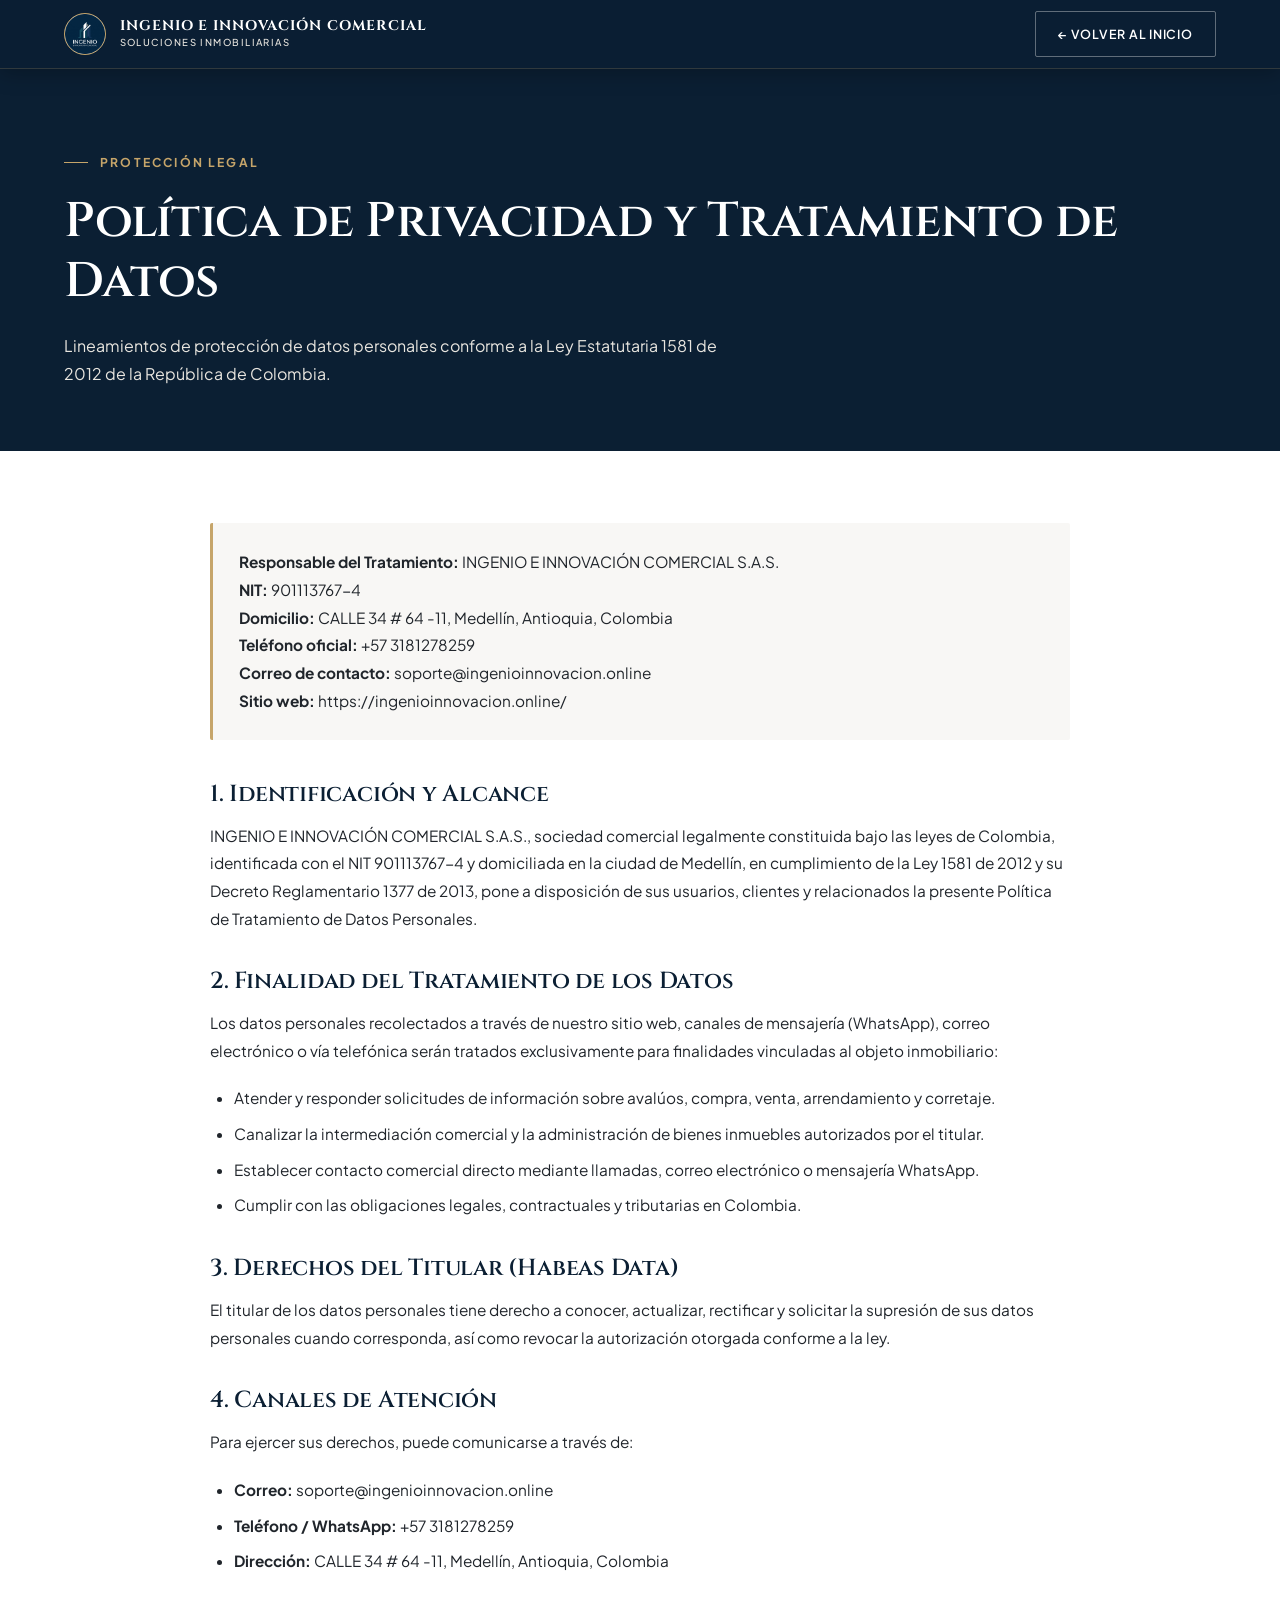
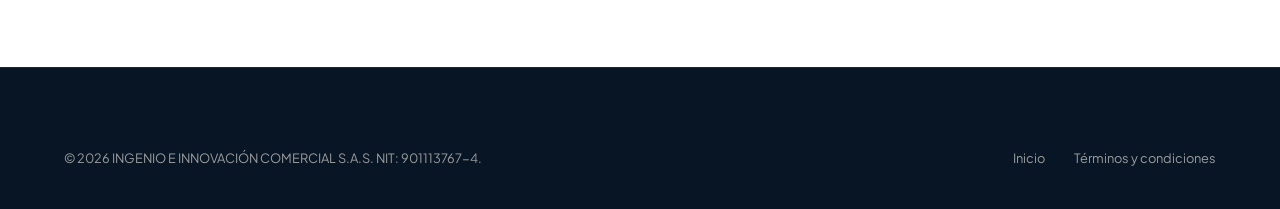
<file: politica-privacidad.html>
<!DOCTYPE html>
<html lang="es">
<head>
  <meta charset="UTF-8">
  <meta name="viewport" content="width=device-width, initial-scale=1.0">
  <title>Política de Privacidad | INGENIO E INNOVACIÓN COMERCIAL S.A.S.</title>
  <meta name="description" content="Política de tratamiento y protección de datos personales de INGENIO E INNOVACIÓN COMERCIAL S.A.S. de acuerdo con la Ley 1581 de 2012 de Colombia.">
  <link rel="icon" type="image/jpeg" href="assets/images/logo-ingenio.jpg">
  <link rel="stylesheet" href="assets/css/styles.css">
</head>
<body>

  <!-- Header -->
  <header class="site-header scrolled">
    <div class="container navbar">
      <a href="index.html" class="brand-link">
        <img src="assets/images/logo-ingenio.jpg" alt="Logo" class="brand-logo-img">
        <div class="brand-text-wrap">
          <span class="brand-name">INGENIO E INNOVACIÓN COMERCIAL</span>
          <span class="brand-sub">Soluciones Inmobiliarias</span>
        </div>
      </a>
      <a href="index.html" class="btn btn-outline-white btn-sm">
        ← Volver al inicio
      </a>
    </div>
  </header>

  <main>
    <section style="background-color: var(--color-primary); color: var(--color-white); padding: 9rem 0 4rem 0;">
      <div class="container">
        <span class="section-tag section-tag-light">Protección Legal</span>
        <h1 class="section-title" style="color: var(--color-white);">Política de Privacidad y Tratamiento de Datos</h1>
        <p class="section-subtitle" style="color: var(--color-stone);">
          Lineamientos de protección de datos personales conforme a la Ley Estatutaria 1581 de 2012 de la República de Colombia.
        </p>
      </div>
    </section>

    <section style="padding: 4.5rem 0; background-color: var(--color-white);">
      <div class="container" style="max-width: 860px; font-size: 0.96rem; line-height: 1.8; color: var(--color-graphite);">
        <div style="background: var(--color-stone-light); border-left: 3px solid var(--color-gold); padding: 1.6rem; margin-bottom: 2.5rem; border-radius: 2px;">
          <strong>Responsable del Tratamiento:</strong> INGENIO E INNOVACIÓN COMERCIAL S.A.S.<br>
          <strong>NIT:</strong> 901113767-4<br>
          <strong>Domicilio:</strong> CALLE 34 # 64 -11, Medellín, Antioquia, Colombia<br>
          <strong>Teléfono oficial:</strong> +57 3181278259<br>
          <strong>Correo de contacto:</strong> soporte@ingenioinnovacion.online<br>
          <strong>Sitio web:</strong> https://ingenioinnovacion.online/
        </div>

        <h2 style="font-size: 1.45rem; margin: 2.2rem 0 0.8rem 0; color: var(--color-primary);">1. Identificación y Alcance</h2>
        <p style="margin-bottom: 1.25rem;">
          INGENIO E INNOVACIÓN COMERCIAL S.A.S., sociedad comercial legalmente constituida bajo las leyes de Colombia, identificada con el NIT 901113767-4 y domiciliada en la ciudad de Medellín, en cumplimiento de la Ley 1581 de 2012 y su Decreto Reglamentario 1377 de 2013, pone a disposición de sus usuarios, clientes y relacionados la presente Política de Tratamiento de Datos Personales.
        </p>

        <h2 style="font-size: 1.45rem; margin: 2.2rem 0 0.8rem 0; color: var(--color-primary);">2. Finalidad del Tratamiento de los Datos</h2>
        <p style="margin-bottom: 1.25rem;">
          Los datos personales recolectados a través de nuestro sitio web, canales de mensajería (WhatsApp), correo electrónico o vía telefónica serán tratados exclusivamente para finalidades vinculadas al objeto inmobiliario:
        </p>
        <ul style="margin-bottom: 1.25rem; padding-left: 1.5rem;">
          <li style="margin-bottom: 0.5rem;">Atender y responder solicitudes de información sobre avalúos, compra, venta, arrendamiento y corretaje.</li>
          <li style="margin-bottom: 0.5rem;">Canalizar la intermediación comercial y la administración de bienes inmuebles autorizados por el titular.</li>
          <li style="margin-bottom: 0.5rem;">Establecer contacto comercial directo mediante llamadas, correo electrónico o mensajería WhatsApp.</li>
          <li style="margin-bottom: 0.5rem;">Cumplir con las obligaciones legales, contractuales y tributarias en Colombia.</li>
        </ul>

        <h2 style="font-size: 1.45rem; margin: 2.2rem 0 0.8rem 0; color: var(--color-primary);">3. Derechos del Titular (Habeas Data)</h2>
        <p style="margin-bottom: 1.25rem;">
          El titular de los datos personales tiene derecho a conocer, actualizar, rectificar y solicitar la supresión de sus datos personales cuando corresponda, así como revocar la autorización otorgada conforme a la ley.
        </p>

        <h2 style="font-size: 1.45rem; margin: 2.2rem 0 0.8rem 0; color: var(--color-primary);">4. Canales de Atención</h2>
        <p style="margin-bottom: 1.25rem;">
          Para ejercer sus derechos, puede comunicarse a través de:
        </p>
        <ul style="margin-bottom: 1.25rem; padding-left: 1.5rem;">
          <li style="margin-bottom: 0.5rem;"><strong>Correo:</strong> soporte@ingenioinnovacion.online</li>
          <li style="margin-bottom: 0.5rem;"><strong>Teléfono / WhatsApp:</strong> +57 3181278259</li>
          <li style="margin-bottom: 0.5rem;"><strong>Dirección:</strong> CALLE 34 # 64 -11, Medellín, Antioquia, Colombia</li>
        </ul>
      </div>
    </section>
  </main>

  <footer class="site-footer">
    <div class="container footer-bottom-bar" style="padding-top: 0; border: none;">
      <div>&copy; 2026 INGENIO E INNOVACIÓN COMERCIAL S.A.S. NIT: 901113767-4.</div>
      <div class="footer-bottom-links">
        <a href="index.html">Inicio</a>
        <a href="terminos-y-condiciones.html">Términos y condiciones</a>
      </div>
    </div>
  </footer>

</body>
</html>
</file>
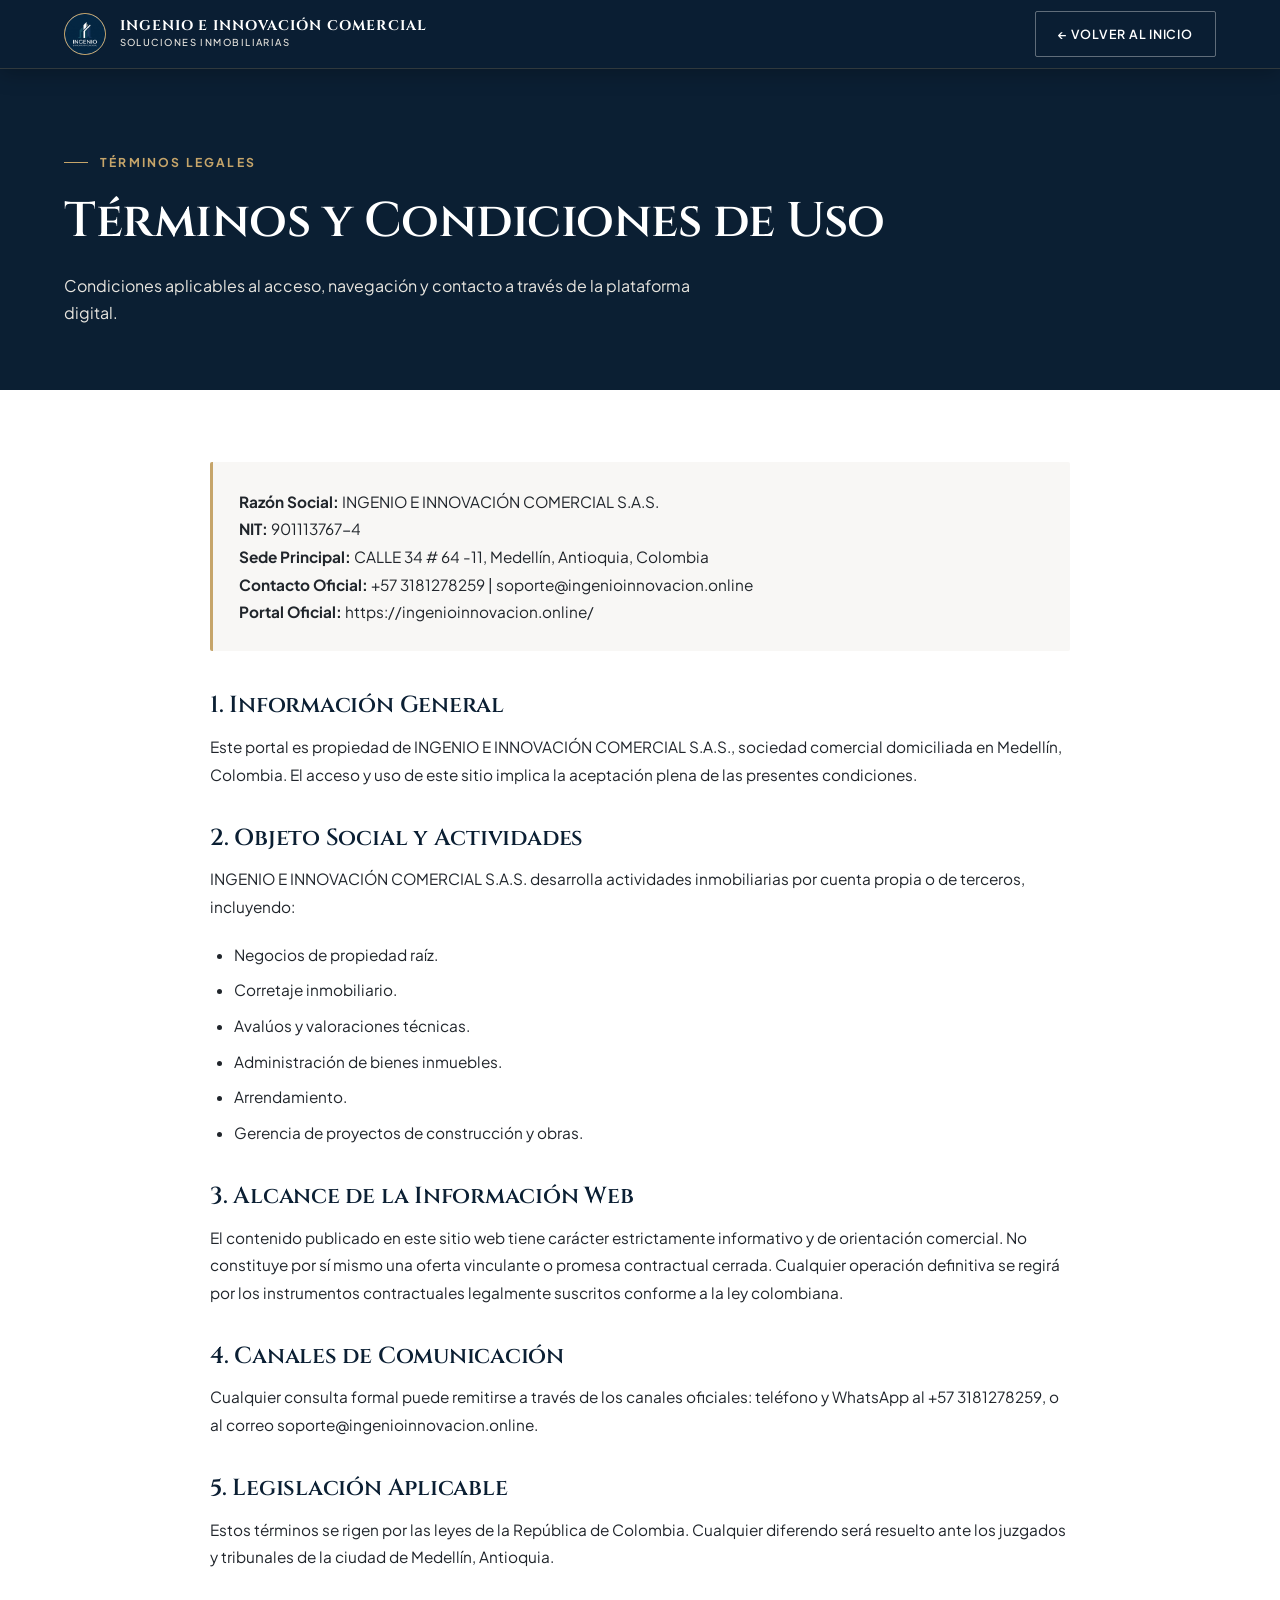
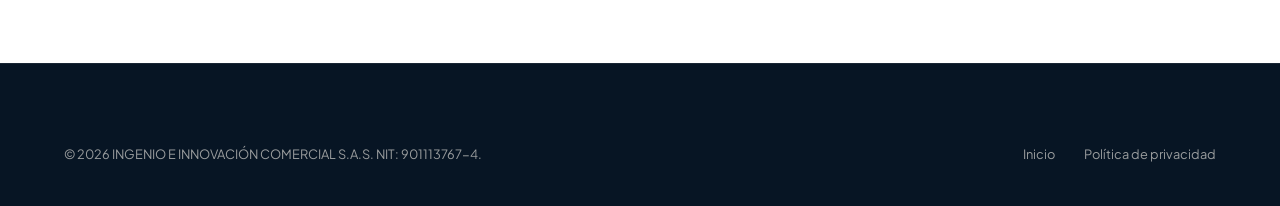
<file: terminos-y-condiciones.html>
<!DOCTYPE html>
<html lang="es">
<head>
  <meta charset="UTF-8">
  <meta name="viewport" content="width=device-width, initial-scale=1.0">
  <title>Términos y Condiciones | INGENIO E INNOVACIÓN COMERCIAL S.A.S.</title>
  <meta name="description" content="Términos y condiciones de uso de la plataforma digital y servicios de INGENIO E INNOVACIÓN COMERCIAL S.A.S.">
  <link rel="icon" type="image/jpeg" href="assets/images/logo-ingenio.jpg">
  <link rel="stylesheet" href="assets/css/styles.css">
</head>
<body>

  <!-- Header -->
  <header class="site-header scrolled">
    <div class="container navbar">
      <a href="index.html" class="brand-link">
        <img src="assets/images/logo-ingenio.jpg" alt="Logo" class="brand-logo-img">
        <div class="brand-text-wrap">
          <span class="brand-name">INGENIO E INNOVACIÓN COMERCIAL</span>
          <span class="brand-sub">Soluciones Inmobiliarias</span>
        </div>
      </a>
      <a href="index.html" class="btn btn-outline-white btn-sm">
        ← Volver al inicio
      </a>
    </div>
  </header>

  <main>
    <section style="background-color: var(--color-primary); color: var(--color-white); padding: 9rem 0 4rem 0;">
      <div class="container">
        <span class="section-tag section-tag-light">Términos Legales</span>
        <h1 class="section-title" style="color: var(--color-white);">Términos y Condiciones de Uso</h1>
        <p class="section-subtitle" style="color: var(--color-stone);">
          Condiciones aplicables al acceso, navegación y contacto a través de la plataforma digital.
        </p>
      </div>
    </section>

    <section style="padding: 4.5rem 0; background-color: var(--color-white);">
      <div class="container" style="max-width: 860px; font-size: 0.96rem; line-height: 1.8; color: var(--color-graphite);">
        <div style="background: var(--color-stone-light); border-left: 3px solid var(--color-gold); padding: 1.6rem; margin-bottom: 2.5rem; border-radius: 2px;">
          <strong>Razón Social:</strong> INGENIO E INNOVACIÓN COMERCIAL S.A.S.<br>
          <strong>NIT:</strong> 901113767-4<br>
          <strong>Sede Principal:</strong> CALLE 34 # 64 -11, Medellín, Antioquia, Colombia<br>
          <strong>Contacto Oficial:</strong> +57 3181278259 | soporte@ingenioinnovacion.online<br>
          <strong>Portal Oficial:</strong> https://ingenioinnovacion.online/
        </div>

        <h2 style="font-size: 1.45rem; margin: 2.2rem 0 0.8rem 0; color: var(--color-primary);">1. Información General</h2>
        <p style="margin-bottom: 1.25rem;">
          Este portal es propiedad de INGENIO E INNOVACIÓN COMERCIAL S.A.S., sociedad comercial domiciliada en Medellín, Colombia. El acceso y uso de este sitio implica la aceptación plena de las presentes condiciones.
        </p>

        <h2 style="font-size: 1.45rem; margin: 2.2rem 0 0.8rem 0; color: var(--color-primary);">2. Objeto Social y Actividades</h2>
        <p style="margin-bottom: 1.25rem;">
          INGENIO E INNOVACIÓN COMERCIAL S.A.S. desarrolla actividades inmobiliarias por cuenta propia o de terceros, incluyendo:
        </p>
        <ul style="margin-bottom: 1.25rem; padding-left: 1.5rem;">
          <li style="margin-bottom: 0.5rem;">Negocios de propiedad raíz.</li>
          <li style="margin-bottom: 0.5rem;">Corretaje inmobiliario.</li>
          <li style="margin-bottom: 0.5rem;">Avalúos y valoraciones técnicas.</li>
          <li style="margin-bottom: 0.5rem;">Administración de bienes inmuebles.</li>
          <li style="margin-bottom: 0.5rem;">Arrendamiento.</li>
          <li style="margin-bottom: 0.5rem;">Gerencia de proyectos de construcción y obras.</li>
        </ul>

        <h2 style="font-size: 1.45rem; margin: 2.2rem 0 0.8rem 0; color: var(--color-primary);">3. Alcance de la Información Web</h2>
        <p style="margin-bottom: 1.25rem;">
          El contenido publicado en este sitio web tiene carácter estrictamente informativo y de orientación comercial. No constituye por sí mismo una oferta vinculante o promesa contractual cerrada. Cualquier operación definitiva se regirá por los instrumentos contractuales legalmente suscritos conforme a la ley colombiana.
        </p>

        <h2 style="font-size: 1.45rem; margin: 2.2rem 0 0.8rem 0; color: var(--color-primary);">4. Canales de Comunicación</h2>
        <p style="margin-bottom: 1.25rem;">
          Cualquier consulta formal puede remitirse a través de los canales oficiales: teléfono y WhatsApp al +57 3181278259, o al correo soporte@ingenioinnovacion.online.
        </p>

        <h2 style="font-size: 1.45rem; margin: 2.2rem 0 0.8rem 0; color: var(--color-primary);">5. Legislación Aplicable</h2>
        <p style="margin-bottom: 1.25rem;">
          Estos términos se rigen por las leyes de la República de Colombia. Cualquier diferendo será resuelto ante los juzgados y tribunales de la ciudad de Medellín, Antioquia.
        </p>
      </div>
    </section>
  </main>

  <footer class="site-footer">
    <div class="container footer-bottom-bar" style="padding-top: 0; border: none;">
      <div>&copy; 2026 INGENIO E INNOVACIÓN COMERCIAL S.A.S. NIT: 901113767-4.</div>
      <div class="footer-bottom-links">
        <a href="index.html">Inicio</a>
        <a href="politica-privacidad.html">Política de privacidad</a>
      </div>
    </div>
  </footer>

</body>
</html>
</file>
<file: assets/css/styles.css>
/* ==========================================================================
   INGENIO E INNOVACIÓN COMERCIAL S.A.S. - REDISEÑO PROFESIONAL
   Identidad: Real Estate Premium + Arquitectura Contemporánea + Inversión
   Paleta: #0B1F33 (Azul Oscuro) | #123B4A (Azul Petróleo) | #FFFFFF (Blanco)
           #E8E5DF (Gris Piedra) | #20252B (Gris Grafito) | #C6A56A (Dorado Sutil)
   ========================================================================== */

@import url('https://fonts.googleapis.com/css2?family=Cinzel:wght@500;600;700&family=Plus+Jakarta+Sans:ital,wght@0,300;0,400;0,500;0,600;0,700;1,400&display=swap');

:root {
  --color-primary: #0B1F33;
  --color-primary-dark: #071524;
  --color-primary-light: #163652;
  --color-petroleum: #123B4A;
  --color-petroleum-soft: rgba(18, 59, 74, 0.08);
  --color-white: #FFFFFF;
  --color-stone: #E8E5DF;
  --color-stone-light: #F8F7F5;
  --color-graphite: #20252B;
  --color-graphite-muted: #5E6670;
  --color-gold: #C6A56A;
  --color-gold-hover: #b49356;
  --color-gold-subtle: rgba(198, 165, 106, 0.14);
  --color-border: rgba(32, 37, 43, 0.1);
  --color-border-light: rgba(255, 255, 255, 0.1);
  
  --font-display: 'Cinzel', serif;
  --font-sans: 'Plus Jakarta Sans', -apple-system, BlinkMacSystemFont, sans-serif;
  
  --container-max: 1240px;
  --container-wide: 1380px;
  --section-py: clamp(4.8rem, 7.5vw, 7.5rem);
  
  --shadow-sm: 0 4px 12px rgba(11, 31, 51, 0.04);
  --shadow-md: 0 12px 30px rgba(11, 31, 51, 0.08);
  --shadow-lg: 0 24px 50px rgba(11, 31, 51, 0.12);
  
  --transition: 0.3s cubic-bezier(0.16, 1, 0.3, 1);
  --transition-slow: 0.6s cubic-bezier(0.16, 1, 0.3, 1);
}

/* Reset */
*, *::before, *::after {
  box-sizing: border-box;
  margin: 0;
  padding: 0;
}

html {
  font-size: 16px;
  scroll-behavior: smooth;
  -webkit-font-smoothing: antialiased;
}

body {
  font-family: var(--font-sans);
  background-color: var(--color-stone-light);
  color: var(--color-graphite);
  line-height: 1.68;
  overflow-x: hidden;
}

img {
  display: block;
  max-width: 100%;
}

a {
  color: inherit;
  text-decoration: none;
  transition: all var(--transition);
}

button, input, textarea, select {
  font-family: inherit;
}

.container {
  width: 90%;
  max-width: var(--container-max);
  margin: 0 auto;
}

.container-wide {
  width: 92%;
  max-width: var(--container-wide);
  margin: 0 auto;
}

/* ==========================================================================
   Tipografía y Utilidades
   ========================================================================== */

h1, h2, h3, h4, .font-display {
  font-family: var(--font-display);
  font-weight: 600;
  color: var(--color-primary);
  letter-spacing: -0.01em;
  line-height: 1.25;
}

.section-tag {
  display: inline-flex;
  align-items: center;
  gap: 0.75rem;
  font-size: 0.76rem;
  font-weight: 700;
  letter-spacing: 0.18em;
  text-transform: uppercase;
  color: var(--color-gold);
  margin-bottom: 1.2rem;
}

.section-tag::before {
  content: "";
  display: inline-block;
  width: 24px;
  height: 1.5px;
  background-color: var(--color-gold);
}

.section-tag-light {
  color: var(--color-gold);
}

.section-tag-light::before {
  background-color: var(--color-gold);
}

.section-title {
  font-size: clamp(2.1rem, 3.8vw, 3.1rem);
  margin-bottom: 1.2rem;
}

.section-subtitle {
  font-size: clamp(1rem, 1.2vw, 1.15rem);
  color: var(--color-graphite-muted);
  max-width: 680px;
  line-height: 1.7;
}

/* ==========================================================================
   Botones
   ========================================================================== */

.btn {
  display: inline-flex;
  align-items: center;
  justify-content: center;
  gap: 0.7rem;
  padding: 0.95rem 2rem;
  font-size: 0.86rem;
  font-weight: 600;
  letter-spacing: 0.06em;
  border-radius: 2px;
  cursor: pointer;
  transition: all var(--transition);
  text-transform: uppercase;
  border: 1px solid transparent;
}

.btn-gold {
  background-color: var(--color-gold);
  color: var(--color-white);
  border-color: var(--color-gold);
  box-shadow: 0 4px 18px rgba(198, 165, 106, 0.28);
}

.btn-gold:hover {
  background-color: var(--color-gold-hover);
  border-color: var(--color-gold-hover);
  transform: translateY(-2px);
  box-shadow: 0 8px 24px rgba(198, 165, 106, 0.38);
}

.btn-primary {
  background-color: var(--color-primary);
  color: var(--color-white);
  border-color: var(--color-primary);
}

.btn-primary:hover {
  background-color: var(--color-petroleum);
  border-color: var(--color-petroleum);
  transform: translateY(-2px);
  box-shadow: 0 8px 22px rgba(11, 31, 51, 0.25);
}

.btn-secondary {
  background-color: transparent;
  color: var(--color-primary);
  border-color: var(--color-primary);
}

.btn-secondary:hover {
  background-color: var(--color-primary);
  color: var(--color-white);
  transform: translateY(-2px);
}

.btn-outline-white {
  background-color: transparent;
  color: var(--color-white);
  border-color: rgba(255, 255, 255, 0.35);
}

.btn-outline-white:hover {
  background-color: var(--color-white);
  color: var(--color-primary);
  border-color: var(--color-white);
  transform: translateY(-2px);
}

.btn-sm {
  padding: 0.7rem 1.4rem;
  font-size: 0.78rem;
}

/* ==========================================================================
   Header & Navbar
   ========================================================================== */

.site-header {
  position: fixed;
  top: 0;
  left: 0;
  width: 100%;
  z-index: 1000;
  background: rgba(11, 31, 51, 0.92);
  backdrop-filter: blur(16px);
  -webkit-backdrop-filter: blur(16px);
  border-bottom: 1px solid rgba(255, 255, 255, 0.08);
  transition: all var(--transition);
}

.site-header.scrolled {
  background: rgba(11, 31, 51, 0.98);
  border-bottom-color: rgba(198, 165, 106, 0.2);
  box-shadow: 0 4px 20px rgba(0, 0, 0, 0.25);
}

.navbar {
  display: flex;
  align-items: center;
  justify-content: space-between;
  height: 80px;
  transition: height var(--transition);
}

.site-header.scrolled .navbar {
  height: 68px;
}

.brand-link {
  display: flex;
  align-items: center;
  gap: 0.85rem;
  flex-shrink: 0;
}

.brand-logo-img {
  width: 42px;
  height: 42px;
  border-radius: 50%;
  object-fit: cover;
  border: 1.5px solid var(--color-gold);
}

.brand-text-wrap {
  display: flex;
  flex-direction: column;
}

.brand-name {
  font-family: var(--font-display);
  font-size: 0.88rem;
  font-weight: 700;
  letter-spacing: 0.07em;
  color: var(--color-white);
  line-height: 1.15;
  white-space: nowrap;
}

.brand-sub {
  font-size: 0.6rem;
  font-weight: 500;
  letter-spacing: 0.15em;
  color: var(--color-stone);
  text-transform: uppercase;
  white-space: nowrap;
}

.nav-menu {
  display: flex;
  align-items: center;
  gap: clamp(0.9rem, 1.4vw, 1.6rem);
  list-style: none;
  margin: 0 1rem;
}

.nav-link {
  font-size: 0.82rem;
  font-weight: 500;
  letter-spacing: 0.03em;
  color: rgba(255, 255, 255, 0.85);
  position: relative;
  padding: 0.35rem 0;
  white-space: nowrap;
}

.nav-link::after {
  content: "";
  position: absolute;
  bottom: 0;
  left: 0;
  width: 0;
  height: 1.5px;
  background-color: var(--color-gold);
  transition: width var(--transition);
}

.nav-link:hover, .nav-link.active {
  color: var(--color-white);
}

.nav-link:hover::after, .nav-link.active::after {
  width: 100%;
}

.nav-actions {
  display: flex;
  align-items: center;
  gap: 0.8rem;
  flex-shrink: 0;
}

.nav-actions .btn {
  white-space: nowrap;
  padding: 0.62rem 1.25rem;
  font-size: 0.78rem;
  letter-spacing: 0.06em;
  border-radius: 3px;
  line-height: 1.2;
}

.nav-toggle {
  display: none;
  background: none;
  border: none;
  color: var(--color-white);
  cursor: pointer;
  padding: 0.5rem;
}

.nav-toggle svg {
  width: 26px;
  height: 26px;
}

/* ==========================================================================
   Hero Principal
   ========================================================================== */

.hero-section {
  position: relative;
  min-height: 90vh;
  padding-top: clamp(95px, 11vh, 125px);
  padding-bottom: clamp(2.5rem, 4vw, 4rem);
  background-color: var(--color-primary);
  color: var(--color-white);
  display: flex;
  align-items: center;
  overflow: hidden;
}

.hero-bg-glow {
  position: absolute;
  top: -20%;
  right: -10%;
  width: 65vw;
  height: 65vw;
  border-radius: 50%;
  background: radial-gradient(circle, rgba(18, 59, 74, 0.6) 0%, rgba(11, 31, 51, 0) 70%);
  pointer-events: none;
  z-index: 1;
}

.hero-grid {
  position: relative;
  z-index: 2;
  display: grid;
  grid-template-columns: 1.15fr 0.85fr;
  gap: 3.5rem;
  align-items: center;
}

.hero-content {
  max-width: 650px;
}

.hero-title {
  color: var(--color-white);
  font-size: clamp(2.2rem, 3.8vw, 3.6rem);
  font-weight: 700;
  line-height: 1.16;
  margin-bottom: 1.2rem;
}

.hero-subtitle {
  font-size: clamp(1rem, 1.25vw, 1.18rem);
  color: var(--color-stone);
  font-weight: 300;
  line-height: 1.6;
  margin-bottom: 2rem;
}

.hero-btn-group {
  display: flex;
  flex-wrap: wrap;
  gap: 1rem;
  margin-bottom: 2.2rem;
}

.hero-data-strip {
  display: grid;
  grid-template-columns: repeat(3, 1fr);
  gap: 1.5rem;
  padding-top: 1.8rem;
  border-top: 1px solid var(--color-border-light);
}

.hero-data-item {
  display: flex;
  flex-direction: column;
}

.hero-data-label {
  font-size: 0.7rem;
  letter-spacing: 0.12em;
  text-transform: uppercase;
  color: var(--color-gold);
  margin-bottom: 0.3rem;
}

.hero-data-val {
  font-size: 0.92rem;
  font-weight: 500;
  color: var(--color-white);
}

.hero-media-wrap {
  position: relative;
}

.hero-frame {
  position: relative;
  border-radius: 4px;
  overflow: hidden;
  box-shadow: 0 30px 60px rgba(0, 0, 0, 0.45);
  border: 1px solid rgba(255, 255, 255, 0.12);
}

.hero-img {
  width: 100%;
  height: clamp(380px, 50vh, 500px);
  object-fit: cover;
  object-position: center;
  transition: transform var(--transition-slow);
}

.hero-frame:hover .hero-img {
  transform: scale(1.04);
}

.hero-badge-card {
  position: absolute;
  bottom: 24px;
  left: 24px;
  background: rgba(11, 31, 51, 0.88);
  backdrop-filter: blur(14px);
  padding: 1.1rem 1.4rem;
  border-left: 3px solid var(--color-gold);
  border-radius: 2px;
  max-width: 290px;
}

.hero-badge-tag {
  font-size: 0.74rem;
  text-transform: uppercase;
  letter-spacing: 0.12em;
  color: var(--color-gold);
  margin-bottom: 0.25rem;
}

.hero-badge-desc {
  font-size: 0.86rem;
  color: var(--color-white);
  line-height: 1.4;
}

/* ==========================================================================
   Sección 1 — Propuesta de Valor
   ========================================================================== */

.value-section {
  padding: var(--section-py) 0;
  background-color: var(--color-white);
}

.value-header {
  text-align: center;
  max-width: 800px;
  margin: 0 auto 3.8rem auto;
}

.pillars-grid {
  display: grid;
  grid-template-columns: repeat(4, 1fr);
  gap: 1.8rem;
}

.pillar-card {
  background: var(--color-stone-light);
  border: 1px solid var(--color-border);
  border-radius: 3px;
  padding: 2.4rem 2rem;
  position: relative;
  transition: all var(--transition);
  display: flex;
  flex-direction: column;
}

.pillar-card:hover {
  transform: translateY(-6px);
  box-shadow: var(--shadow-md);
  border-color: var(--color-gold);
}

.pillar-num {
  font-family: var(--font-display);
  font-size: 2.2rem;
  font-weight: 700;
  color: var(--color-gold);
  line-height: 1;
  margin-bottom: 1.2rem;
  opacity: 0.85;
}

.pillar-title {
  font-size: 1.25rem;
  margin-bottom: 0.8rem;
  color: var(--color-primary);
}

.pillar-desc {
  font-size: 0.9rem;
  color: var(--color-graphite-muted);
  line-height: 1.6;
}

/* ==========================================================================
   Sección 2 — Soluciones Inmobiliarias (Qué Hacemos)
   ========================================================================== */

.services-section {
  padding: var(--section-py) 0;
  background-color: var(--color-stone-light);
}

.services-header {
  text-align: center;
  max-width: 750px;
  margin: 0 auto 3.5rem auto;
}

.services-grid {
  display: grid;
  grid-template-columns: repeat(auto-fit, minmax(320px, 1fr));
  gap: 2rem;
}

.service-card {
  background: var(--color-white);
  border: 1px solid var(--color-border);
  padding: 2.6rem 2.2rem;
  border-radius: 3px;
  position: relative;
  transition: all var(--transition);
  display: flex;
  flex-direction: column;
}

.service-card::before {
  content: "";
  position: absolute;
  top: 0;
  left: 0;
  width: 0;
  height: 3px;
  background-color: var(--color-gold);
  transition: width var(--transition);
}

.service-card:hover {
  transform: translateY(-6px);
  box-shadow: var(--shadow-lg);
}

.service-card:hover::before {
  width: 100%;
}

.service-icon-box {
  width: 54px;
  height: 54px;
  border-radius: 3px;
  background: var(--color-petroleum-soft);
  color: var(--color-petroleum);
  display: flex;
  align-items: center;
  justify-content: center;
  margin-bottom: 1.5rem;
  transition: all var(--transition);
}

.service-card:hover .service-icon-box {
  background: var(--color-petroleum);
  color: var(--color-white);
}

.service-title {
  font-size: 1.25rem;
  margin-bottom: 0.85rem;
}

.service-desc {
  font-size: 0.92rem;
  color: var(--color-graphite-muted);
  line-height: 1.62;
  margin-bottom: 1.6rem;
  flex-grow: 1;
}

.service-cta {
  display: inline-flex;
  align-items: center;
  gap: 0.5rem;
  font-size: 0.82rem;
  font-weight: 700;
  text-transform: uppercase;
  letter-spacing: 0.08em;
  color: var(--color-primary);
}

.service-card:hover .service-cta {
  color: var(--color-gold);
}

/* ==========================================================================
   Sección 3 — Experiencia Inmobiliaria (Narrativa)
   ========================================================================== */

.experience-section {
  padding: var(--section-py) 0;
  background: linear-gradient(135deg, #0B1F33 0%, #123B4A 100%);
  color: var(--color-white);
}

.experience-header {
  text-align: center;
  max-width: 820px;
  margin: 0 auto 4rem auto;
}

.narrative-pipeline {
  display: grid;
  grid-template-columns: repeat(5, 1fr);
  gap: 1.5rem;
  position: relative;
}

.narrative-pipeline::before {
  content: "";
  position: absolute;
  top: 36px;
  left: 10%;
  width: 80%;
  height: 1.5px;
  background: rgba(198, 165, 106, 0.35);
  z-index: 1;
}

.narrative-step {
  position: relative;
  z-index: 2;
  text-align: center;
  display: flex;
  flex-direction: column;
  align-items: center;
}

.step-node {
  width: 72px;
  height: 72px;
  border-radius: 50%;
  background: var(--color-primary);
  border: 2px solid var(--color-gold);
  display: flex;
  align-items: center;
  justify-content: center;
  font-size: 1.3rem;
  margin-bottom: 1.4rem;
  box-shadow: 0 8px 24px rgba(0, 0, 0, 0.3);
  transition: all var(--transition);
}

.narrative-step:hover .step-node {
  transform: scale(1.1);
  background: var(--color-gold);
  color: var(--color-primary);
}

.step-title {
  color: var(--color-white);
  font-size: 1.15rem;
  margin-bottom: 0.5rem;
}

.step-desc {
  font-size: 0.85rem;
  color: var(--color-stone);
  line-height: 1.5;
}

/* ==========================================================================
   Sección 4 — Propiedades (Oportunidades Inmobiliarias)
   ========================================================================== */

.properties-section {
  padding: var(--section-py) 0;
  background-color: var(--color-white);
}

.catalog-placeholder-box {
  background: var(--color-stone-light);
  border: 1px solid var(--color-border);
  border-radius: 4px;
  padding: 4.5rem 3rem;
  text-align: center;
  max-width: 860px;
  margin: 3rem auto 0 auto;
}

.catalog-icon-circle {
  width: 68px;
  height: 68px;
  margin: 0 auto 1.5rem auto;
  border-radius: 50%;
  background: var(--color-petroleum-soft);
  color: var(--color-petroleum);
  display: flex;
  align-items: center;
  justify-content: center;
}

.catalog-placeholder-title {
  font-size: 1.6rem;
  margin-bottom: 1rem;
  color: var(--color-primary);
}

.catalog-placeholder-text {
  color: var(--color-graphite-muted);
  font-size: 1rem;
  line-height: 1.7;
  max-width: 640px;
  margin: 0 auto 2.2rem auto;
}

/* ==========================================================================
   Secciones 5, 6, 7 — Avalúos, Administración, Proyectos
   ========================================================================== */

.split-section {
  padding: var(--section-py) 0;
}

.split-section-alt {
  background-color: var(--color-stone-light);
}

.split-grid {
  display: grid;
  grid-template-columns: 1fr 1fr;
  gap: 4rem;
  align-items: center;
}

.feature-box {
  background: var(--color-white);
  border: 1px solid var(--color-border);
  border-left: 4px solid var(--color-gold);
  padding: 3rem;
  border-radius: 0 4px 4px 0;
}

.feature-list {
  list-style: none;
  display: grid;
  gap: 0.9rem;
  margin: 1.8rem 0 2.2rem 0;
}

.feature-list li {
  display: flex;
  align-items: center;
  gap: 0.8rem;
  font-size: 0.92rem;
  color: var(--color-graphite);
}

.feature-list li svg {
  color: var(--color-gold);
  width: 18px;
  height: 18px;
  flex-shrink: 0;
}

/* ==========================================================================
   Sección 8 — Confianza
   ========================================================================== */

.trust-section {
  padding: var(--section-py) 0;
  background-color: var(--color-white);
}

.trust-header {
  text-align: center;
  max-width: 780px;
  margin: 0 auto 3.5rem auto;
}

.trust-grid {
  display: grid;
  grid-template-columns: repeat(5, 1fr);
  gap: 1.5rem;
}

.trust-card {
  background: var(--color-stone-light);
  border: 1px solid var(--color-border);
  padding: 2.2rem 1.6rem;
  border-radius: 3px;
  text-align: center;
  transition: all var(--transition);
}

.trust-card:hover {
  transform: translateY(-5px);
  border-color: var(--color-gold);
  background: var(--color-white);
  box-shadow: var(--shadow-md);
}

.trust-icon {
  width: 44px;
  height: 44px;
  margin: 0 auto 1.1rem auto;
  color: var(--color-petroleum);
}

.trust-title {
  font-size: 1.05rem;
  margin-bottom: 0.5rem;
}

.trust-desc {
  font-size: 0.84rem;
  color: var(--color-graphite-muted);
  line-height: 1.5;
}

/* ==========================================================================
   Sección 9 — CTA Principal
   ========================================================================== */

.cta-banner-section {
  padding: clamp(5rem, 8vw, 7rem) 0;
  background: linear-gradient(135deg, #123B4A 0%, #0B1F33 100%);
  color: var(--color-white);
  text-align: center;
  position: relative;
}

.cta-banner-content {
  max-width: 760px;
  margin: 0 auto;
}

.cta-banner-title {
  color: var(--color-white);
  font-size: clamp(2.2rem, 3.6vw, 3rem);
  margin-bottom: 1.2rem;
}

.cta-banner-subtitle {
  color: var(--color-stone);
  font-size: 1.15rem;
  margin-bottom: 2.6rem;
  line-height: 1.65;
}

.cta-banner-btns {
  display: flex;
  justify-content: center;
  gap: 1.2rem;
  flex-wrap: wrap;
}

/* ==========================================================================
   Contacto
   ========================================================================== */

.contact-section {
  padding: var(--section-py) 0;
  background-color: var(--color-stone-light);
}

.contact-grid {
  display: grid;
  grid-template-columns: 1fr 1.1fr;
  gap: 4.5rem;
  align-items: flex-start;
}

.contact-info-list {
  display: flex;
  flex-direction: column;
  gap: 1.8rem;
  margin-top: 2rem;
}

.contact-info-item {
  display: flex;
  align-items: flex-start;
  gap: 1.2rem;
}

.contact-info-icon {
  width: 44px;
  height: 44px;
  border-radius: 3px;
  background: var(--color-petroleum-soft);
  color: var(--color-petroleum);
  display: flex;
  align-items: center;
  justify-content: center;
  flex-shrink: 0;
}

.contact-info-label {
  font-size: 0.72rem;
  font-weight: 700;
  text-transform: uppercase;
  letter-spacing: 0.12em;
  color: var(--color-gold);
  margin-bottom: 0.2rem;
}

.contact-info-val {
  font-size: 0.96rem;
  color: var(--color-graphite);
  font-weight: 500;
}

.contact-form-container {
  background: var(--color-white);
  border: 1px solid var(--color-border);
  padding: 3rem;
  border-radius: 4px;
  box-shadow: var(--shadow-sm);
}

.form-grid {
  display: grid;
  grid-template-columns: 1fr 1fr;
  gap: 1.2rem;
}

.form-group {
  display: flex;
  flex-direction: column;
}

.form-group.full {
  grid-column: 1 / -1;
}

.form-group label {
  font-size: 0.76rem;
  font-weight: 600;
  text-transform: uppercase;
  letter-spacing: 0.08em;
  color: var(--color-graphite);
  margin-bottom: 0.45rem;
}

.form-control {
  padding: 0.88rem 1rem;
  border: 1px solid var(--color-border);
  border-radius: 2px;
  background: var(--color-stone-light);
  color: var(--color-graphite);
  font-size: 0.9rem;
  transition: all var(--transition);
}

.form-control:focus {
  outline: none;
  border-color: var(--color-gold);
  background: var(--color-white);
  box-shadow: 0 0 0 3px var(--color-gold-subtle);
}

/* ==========================================================================
   Footer
   ========================================================================== */

.site-footer {
  background-color: var(--color-primary-dark);
  color: var(--color-white);
  padding: 5rem 0 2.5rem 0;
  border-top: 1px solid rgba(255, 255, 255, 0.08);
}

.footer-top-grid {
  display: grid;
  grid-template-columns: 1.6fr 1fr 1fr 1.3fr;
  gap: 3.5rem;
  margin-bottom: 4rem;
}

.footer-brand-title {
  color: var(--color-white);
  font-size: 1.15rem;
  margin-bottom: 0.4rem;
  letter-spacing: 0.06em;
}

.footer-brand-subtitle {
  font-size: 0.82rem;
  color: var(--color-gold);
  text-transform: uppercase;
  letter-spacing: 0.14em;
  margin-bottom: 1.2rem;
}

.footer-legal-desc {
  font-size: 0.84rem;
  color: var(--color-stone);
  line-height: 1.7;
}

.footer-col-title {
  color: var(--color-white);
  font-size: 0.85rem;
  font-weight: 700;
  letter-spacing: 0.12em;
  text-transform: uppercase;
  margin-bottom: 1.4rem;
  position: relative;
  padding-bottom: 0.5rem;
}

.footer-col-title::after {
  content: "";
  position: absolute;
  bottom: 0;
  left: 0;
  width: 24px;
  height: 1.5px;
  background-color: var(--color-gold);
}

.footer-nav-list {
  list-style: none;
  display: grid;
  gap: 0.75rem;
}

.footer-nav-link {
  font-size: 0.86rem;
  color: rgba(232, 229, 223, 0.8);
}

.footer-nav-link:hover {
  color: var(--color-white);
  padding-left: 4px;
}

.footer-bottom-bar {
  padding-top: 2rem;
  border-top: 1px solid var(--color-border-light);
  display: flex;
  justify-content: space-between;
  align-items: center;
  flex-wrap: wrap;
  gap: 1rem;
  font-size: 0.8rem;
  color: rgba(232, 229, 223, 0.65);
}

.footer-bottom-links {
  display: flex;
  gap: 1.8rem;
}

.footer-bottom-links a:hover {
  color: var(--color-white);
}

/* ==========================================================================
   WhatsApp Flotante
   ========================================================================== */

.floating-whatsapp {
  position: fixed;
  bottom: 28px;
  right: 28px;
  z-index: 999;
  display: flex;
  align-items: center;
  background-color: #25D366;
  color: #FFFFFF;
  padding: 0.8rem 1.3rem;
  border-radius: 50px;
  box-shadow: 0 8px 24px rgba(37, 211, 102, 0.35);
  font-size: 0.84rem;
  font-weight: 600;
  letter-spacing: 0.02em;
  transition: all var(--transition);
  border: 1px solid rgba(255, 255, 255, 0.2);
}

.floating-whatsapp:hover {
  background-color: #20BA59;
  transform: translateY(-3px) scale(1.02);
  box-shadow: 0 12px 30px rgba(37, 211, 102, 0.45);
}

.floating-whatsapp svg {
  width: 22px;
  height: 22px;
  margin-right: 0.55rem;
}

/* ==========================================================================
   Responsive
   ========================================================================== */

@media (max-width: 1080px) {
  .hero-grid {
    grid-template-columns: 1fr;
    gap: 3.5rem;
  }
  
  .hero-img {
    height: 420px;
  }
  
  .pillars-grid {
    grid-template-columns: repeat(2, 1fr);
  }
  
  .narrative-pipeline {
    grid-template-columns: 1fr;
    gap: 2rem;
  }
  
  .narrative-pipeline::before {
    display: none;
  }
  
  .split-grid, .contact-grid {
    grid-template-columns: 1fr;
    gap: 3rem;
  }
  
  .trust-grid {
    grid-template-columns: repeat(2, 1fr);
  }
  
  .footer-top-grid {
    grid-template-columns: 1fr 1fr;
    gap: 2.5rem;
  }
}

@media (max-width: 768px) {
  .navbar {
    height: 72px;
  }
  
  .nav-menu {
    position: fixed;
    top: 72px;
    left: 0;
    width: 100%;
    background: var(--color-primary-dark);
    flex-direction: column;
    padding: 2.5rem 1.5rem;
    gap: 1.5rem;
    border-bottom: 1px solid var(--color-border-light);
    transform: translateY(-120%);
    opacity: 0;
    visibility: hidden;
    transition: all var(--transition);
  }
  
  .nav-menu.open {
    transform: translateY(0);
    opacity: 1;
    visibility: visible;
  }
  
  .nav-toggle {
    display: block;
  }
  
  .nav-actions .btn {
    display: none;
  }
  
  .hero-section {
    padding-top: 100px;
  }
  
  .hero-data-strip {
    grid-template-columns: 1fr;
    gap: 1rem;
  }
  
  .pillars-grid {
    grid-template-columns: 1fr;
  }
  
  .trust-grid {
    grid-template-columns: 1fr;
  }
  
  .form-grid {
    grid-template-columns: 1fr;
  }
  
  .footer-top-grid {
    grid-template-columns: 1fr;
    gap: 2rem;
  }
  
  .floating-whatsapp span {
    display: none;
  }
  
  .floating-whatsapp {
    padding: 0.85rem;
    border-radius: 50%;
    bottom: 20px;
    right: 20px;
  }
  
  .floating-whatsapp svg {
    margin-right: 0;
  }
}
</file>
<file: assets/css/animations.css>
/* ==========================================================================
   INGENIO E INNOVACIÓN COMERCIAL S.A.S. - ANIMATIONS & INTERACTIONS
   ========================================================================== */

/* Scroll Reveal States */
[data-reveal] {
  opacity: 0;
  transform: translateY(28px);
  transition: opacity 0.8s cubic-bezier(0.16, 1, 0.3, 1), transform 0.8s cubic-bezier(0.16, 1, 0.3, 1);
  will-change: opacity, transform;
}

[data-reveal="left"] {
  transform: translateX(-35px);
}

[data-reveal="right"] {
  transform: translateX(35px);
}

[data-reveal="zoom"] {
  transform: scale(0.94);
}

[data-reveal].is-revealed {
  opacity: 1;
  transform: translate(0) scale(1);
}

/* Stagger delays */
[data-delay="100"] { transition-delay: 0.1s; }
[data-delay="200"] { transition-delay: 0.2s; }
[data-delay="300"] { transition-delay: 0.3s; }
[data-delay="400"] { transition-delay: 0.4s; }
[data-delay="500"] { transition-delay: 0.5s; }

/* Subtle Pulses & Glows */
@keyframes subtlePulse {
  0% {
    box-shadow: 0 0 0 0 rgba(37, 211, 102, 0.4);
  }
  70% {
    box-shadow: 0 0 0 14px rgba(37, 211, 102, 0);
  }
  100% {
    box-shadow: 0 0 0 0 rgba(37, 211, 102, 0);
  }
}

.pulse-active {
  animation: subtlePulse 2.8s infinite;
}

/* Shimmer Line */
@keyframes shimmer {
  0% {
    transform: translateX(-100%);
  }
  100% {
    transform: translateX(200%);
  }
}

.shimmer-badge {
  position: relative;
  overflow: hidden;
}

.shimmer-badge::after {
  content: "";
  position: absolute;
  top: 0;
  left: 0;
  width: 50%;
  height: 100%;
  background: linear-gradient(90deg, transparent, rgba(255, 255, 255, 0.2), transparent);
  animation: shimmer 3s infinite;
}

/* Modal Animation */
.modal-overlay {
  position: fixed;
  top: 0;
  left: 0;
  width: 100%;
  height: 100%;
  background: rgba(11, 31, 51, 0.7);
  backdrop-filter: blur(8px);
  z-index: 2000;
  display: flex;
  align-items: center;
  justify-content: center;
  opacity: 0;
  pointer-events: none;
  transition: opacity 0.3s ease;
  padding: 1.5rem;
}

.modal-overlay.open {
  opacity: 1;
  pointer-events: auto;
}

.modal-container {
  background: #FFFFFF;
  border-radius: 4px;
  max-width: 650px;
  width: 100%;
  max-height: 90vh;
  overflow-y: auto;
  padding: 2.5rem;
  border: 1px solid rgba(198, 165, 106, 0.3);
  box-shadow: 0 25px 60px rgba(0, 0, 0, 0.35);
  transform: translateY(20px);
  transition: transform 0.3s cubic-bezier(0.16, 1, 0.3, 1);
  position: relative;
}

.modal-overlay.open .modal-container {
  transform: translateY(0);
}

.modal-close-btn {
  position: absolute;
  top: 1.25rem;
  right: 1.25rem;
  background: transparent;
  border: none;
  font-size: 1.5rem;
  color: #20252B;
  cursor: pointer;
  width: 36px;
  height: 36px;
  display: flex;
  align-items: center;
  justify-content: center;
  border-radius: 50%;
  transition: background-color 0.2s ease;
}

.modal-close-btn:hover {
  background: #E8E5DF;
}
</file>
